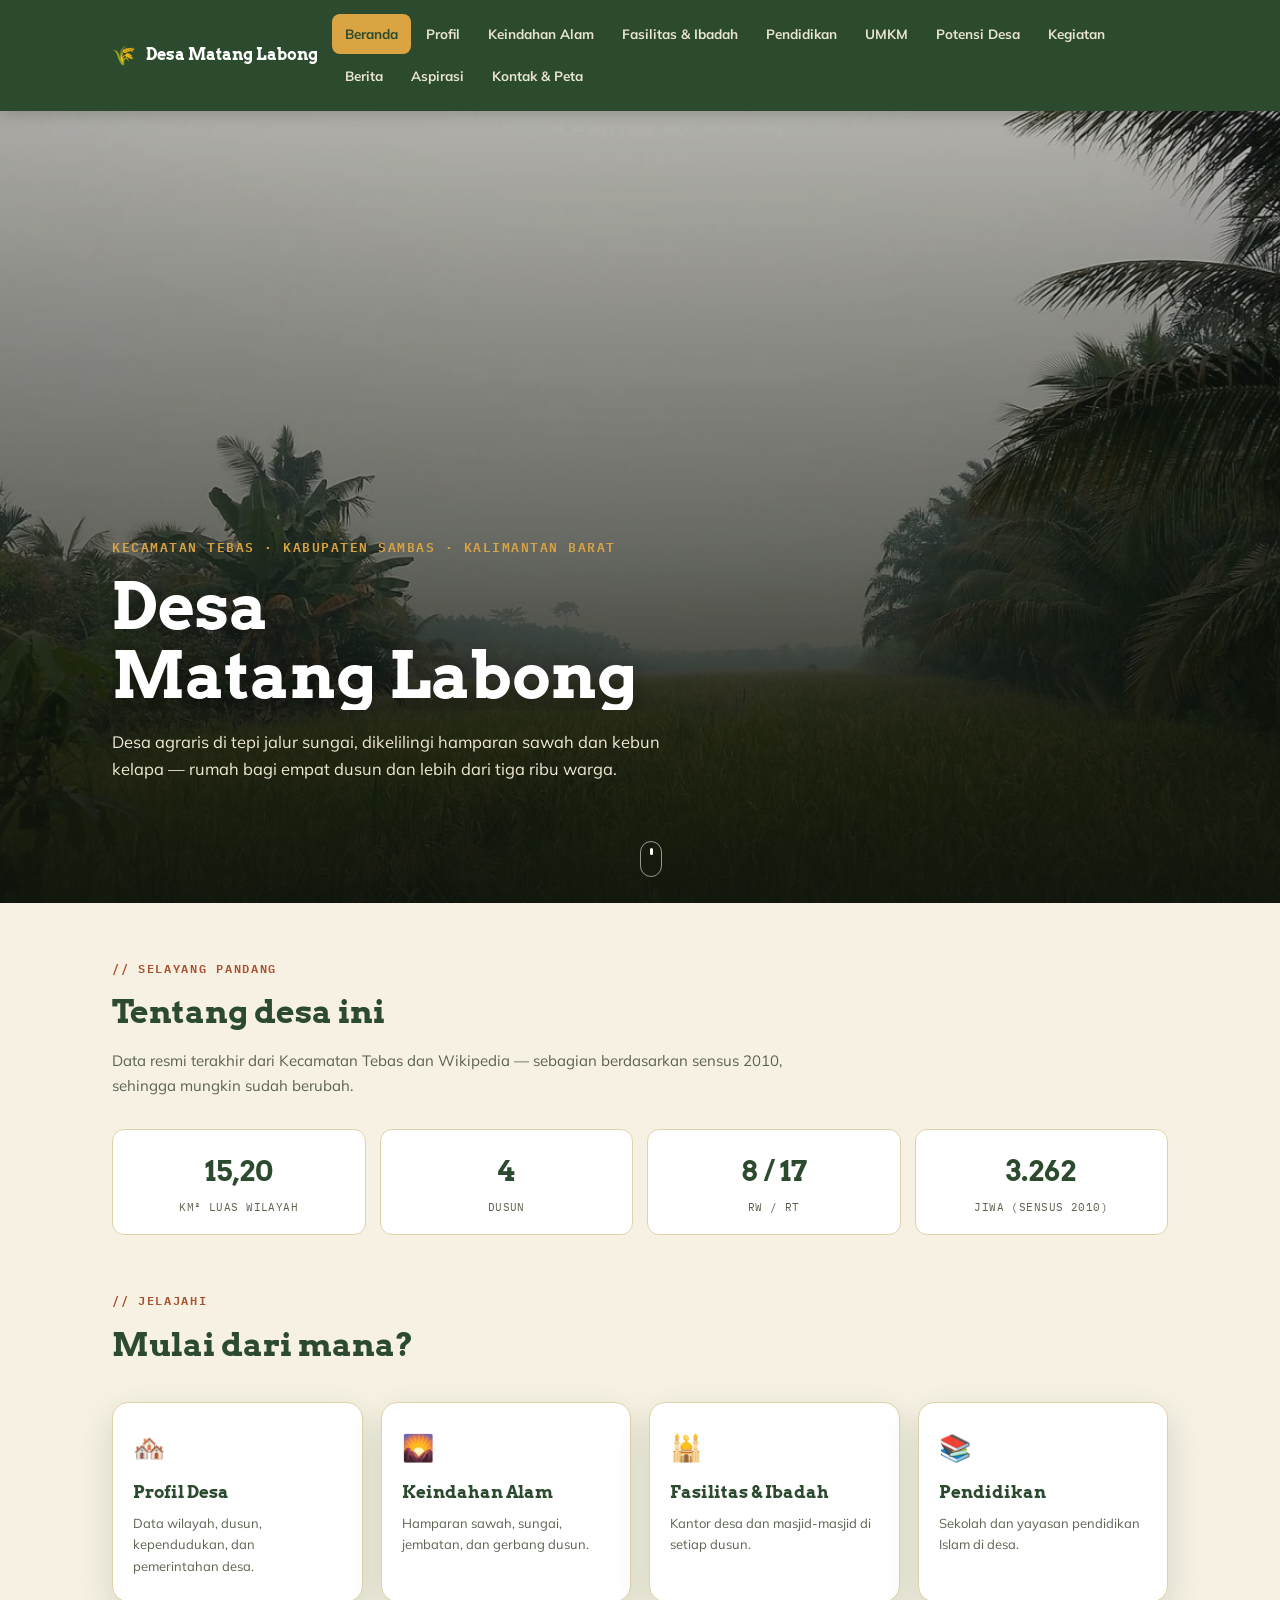
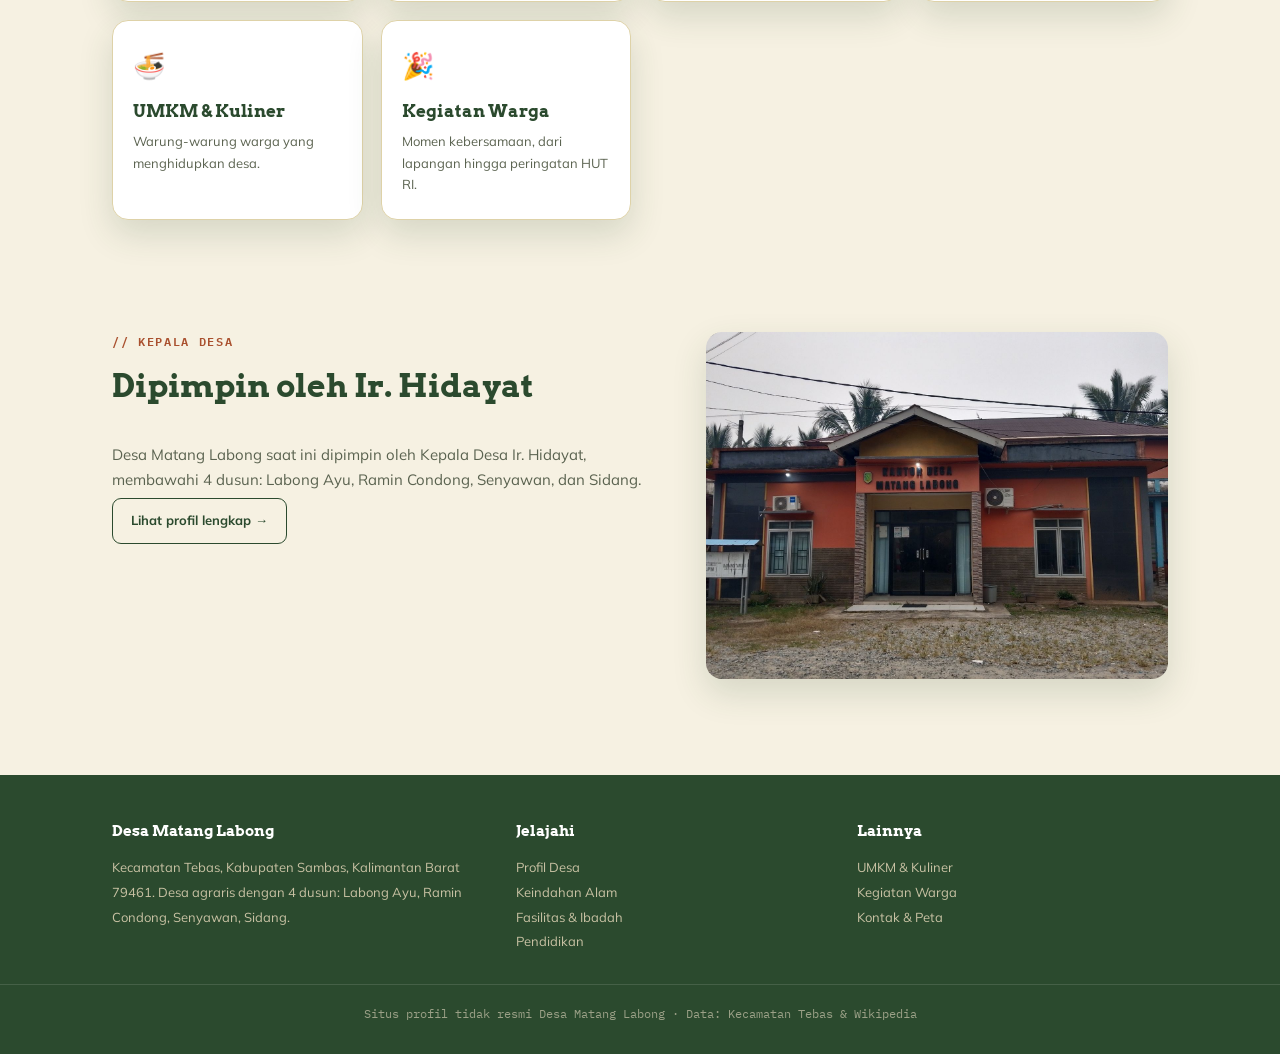
<file: index.html>
<!DOCTYPE html>
<html lang="id">
<head>
<meta charset="UTF-8">
<meta name="viewport" content="width=device-width, initial-scale=1.0">
<title>Desa Matang Labong — Kecamatan Tebas, Kabupaten Sambas</title>
<meta name="description" content="Situs profil Desa Matang Labong, Kecamatan Tebas, Kabupaten Sambas, Kalimantan Barat: keindahan alam, fasilitas, pendidikan, UMKM, dan kegiatan warga.">
<link rel="preconnect" href="https://fonts.googleapis.com">
<link href="https://fonts.googleapis.com/css2?family=Arvo:wght@400;700&family=Mulish:wght@400;500;600;700;800&family=IBM+Plex+Mono:wght@400;500;600&display=swap" rel="stylesheet">
<link rel="stylesheet" href="assets/style.css">
</head>
<body>
<div class="bg-texture" aria-hidden="true"></div>

<header class="navbar">
  <div class="nav-inner">
    <div class="brand"><span class="leaf">🌾</span> Desa Matang Labong</div>
    <nav class="links" id="navLinks">
      <a href="index.html" class="active">Beranda</a>
      <a href="profil.html">Profil</a>
      <a href="keindahan.html">Keindahan Alam</a>
      <a href="fasilitas.html">Fasilitas &amp; Ibadah</a>
      <a href="pendidikan.html">Pendidikan</a>
      <a href="umkm.html">UMKM</a>
      <a href="potensi.html">Potensi Desa</a>
      <a href="kegiatan.html">Kegiatan</a>
      <a href="berita.html">Berita</a>
      <a href="aspirasi.html">Aspirasi</a>
      <a href="kontak.html">Kontak &amp; Peta</a>
    </nav>
    <button class="menu-btn" id="menuBtn" aria-label="Buka menu">☰</button>
  </div>
</header>

<section class="hero">
  <div class="hero-bg" id="heroBg" style="background-image:url('assets/sawah.jpg');"></div>
  <div class="hero-inner">
    <div class="hero-kicker">Kecamatan Tebas · Kabupaten Sambas · Kalimantan Barat</div>
    <h1>
      <span class="line"><span>Desa</span></span>
      <span class="line"><span>Matang Labong</span></span>
    </h1>
    <p class="lead">Desa agraris di tepi jalur sungai, dikelilingi hamparan sawah dan kebun kelapa — rumah bagi empat dusun dan lebih dari tiga ribu warga.</p>
  </div>
  <div class="scroll-cue" aria-hidden="true"><div class="dot"></div></div>
</section>

<section>
  <div class="wrap reveal">
    <div class="section-head">
      <div class="eyebrow">// Selayang pandang</div>
      <h2 class="title">Tentang desa ini</h2>
      <p class="section-sub">Data resmi terakhir dari Kecamatan Tebas dan Wikipedia — sebagian berdasarkan sensus 2010, sehingga mungkin sudah berubah.</p>
    </div>
    <div class="stat-grid">
      <div class="stat-box"><div class="num">15,20</div><div class="lbl">km² luas wilayah</div></div>
      <div class="stat-box"><div class="num">4</div><div class="lbl">dusun</div></div>
      <div class="stat-box"><div class="num">8 / 17</div><div class="lbl">RW / RT</div></div>
      <div class="stat-box"><div class="num">3.262</div><div class="lbl">jiwa (sensus 2010)</div></div>
    </div>
  </div>
</section>

<section style="padding-top:0;">
  <div class="wrap reveal">
    <div class="section-head">
      <div class="eyebrow">// Jelajahi</div>
      <h2 class="title">Mulai dari mana?</h2>
    </div>
    <div class="quick-grid">
      <a class="quick-card" href="profil.html">
        <span class="ic">🏘️</span>
        <h3>Profil Desa</h3>
        <p>Data wilayah, dusun, kependudukan, dan pemerintahan desa.</p>
      </a>
      <a class="quick-card" href="keindahan.html">
        <span class="ic">🌄</span>
        <h3>Keindahan Alam</h3>
        <p>Hamparan sawah, sungai, jembatan, dan gerbang dusun.</p>
      </a>
      <a class="quick-card" href="fasilitas.html">
        <span class="ic">🕌</span>
        <h3>Fasilitas &amp; Ibadah</h3>
        <p>Kantor desa dan masjid-masjid di setiap dusun.</p>
      </a>
      <a class="quick-card" href="pendidikan.html">
        <span class="ic">📚</span>
        <h3>Pendidikan</h3>
        <p>Sekolah dan yayasan pendidikan Islam di desa.</p>
      </a>
      <a class="quick-card" href="umkm.html">
        <span class="ic">🍜</span>
        <h3>UMKM &amp; Kuliner</h3>
        <p>Warung-warung warga yang menghidupkan desa.</p>
      </a>
      <a class="quick-card" href="kegiatan.html">
        <span class="ic">🎉</span>
        <h3>Kegiatan Warga</h3>
        <p>Momen kebersamaan, dari lapangan hingga peringatan HUT RI.</p>
      </a>
    </div>
  </div>
</section>

<section>
  <div class="wrap reveal two-col">
    <div>
      <div class="section-head">
        <div class="eyebrow">// Kepala Desa</div>
        <h2 class="title">Dipimpin oleh Ir. Hidayat</h2>
      </div>
      <p style="color:var(--muted); font-size:15px;">Desa Matang Labong saat ini dipimpin oleh Kepala Desa Ir. Hidayat, membawahi 4 dusun: Labong Ayu, Ramin Condong, Senyawan, dan Sidang.</p>
      <a class="btn-outline" href="profil.html">Lihat profil lengkap →</a>
    </div>
    <img src="assets/kantor-desa.jpg" alt="Kantor Desa Matang Labong" style="border-radius:var(--radius); box-shadow:var(--shadow);">
  </div>
</section>

<footer>
  <div class="wrap footer-grid">
    <div>
      <h4>Desa Matang Labong</h4>
      <p>Kecamatan Tebas, Kabupaten Sambas, Kalimantan Barat 79461. Desa agraris dengan 4 dusun: Labong Ayu, Ramin Condong, Senyawan, Sidang.</p>
    </div>
    <div>
      <h4>Jelajahi</h4>
      <p><a href="profil.html">Profil Desa</a><br><a href="keindahan.html">Keindahan Alam</a><br><a href="fasilitas.html">Fasilitas &amp; Ibadah</a><br><a href="pendidikan.html">Pendidikan</a></p>
    </div>
    <div>
      <h4>Lainnya</h4>
      <p><a href="umkm.html">UMKM &amp; Kuliner</a><br><a href="kegiatan.html">Kegiatan Warga</a><br><a href="kontak.html">Kontak &amp; Peta</a></p>
    </div>
  </div>
  <div class="footer-bottom">Situs profil tidak resmi Desa Matang Labong · Data: Kecamatan Tebas &amp; Wikipedia</div>
</footer>

<script src="assets/main.js"></script>
</body>
</html>
</file>
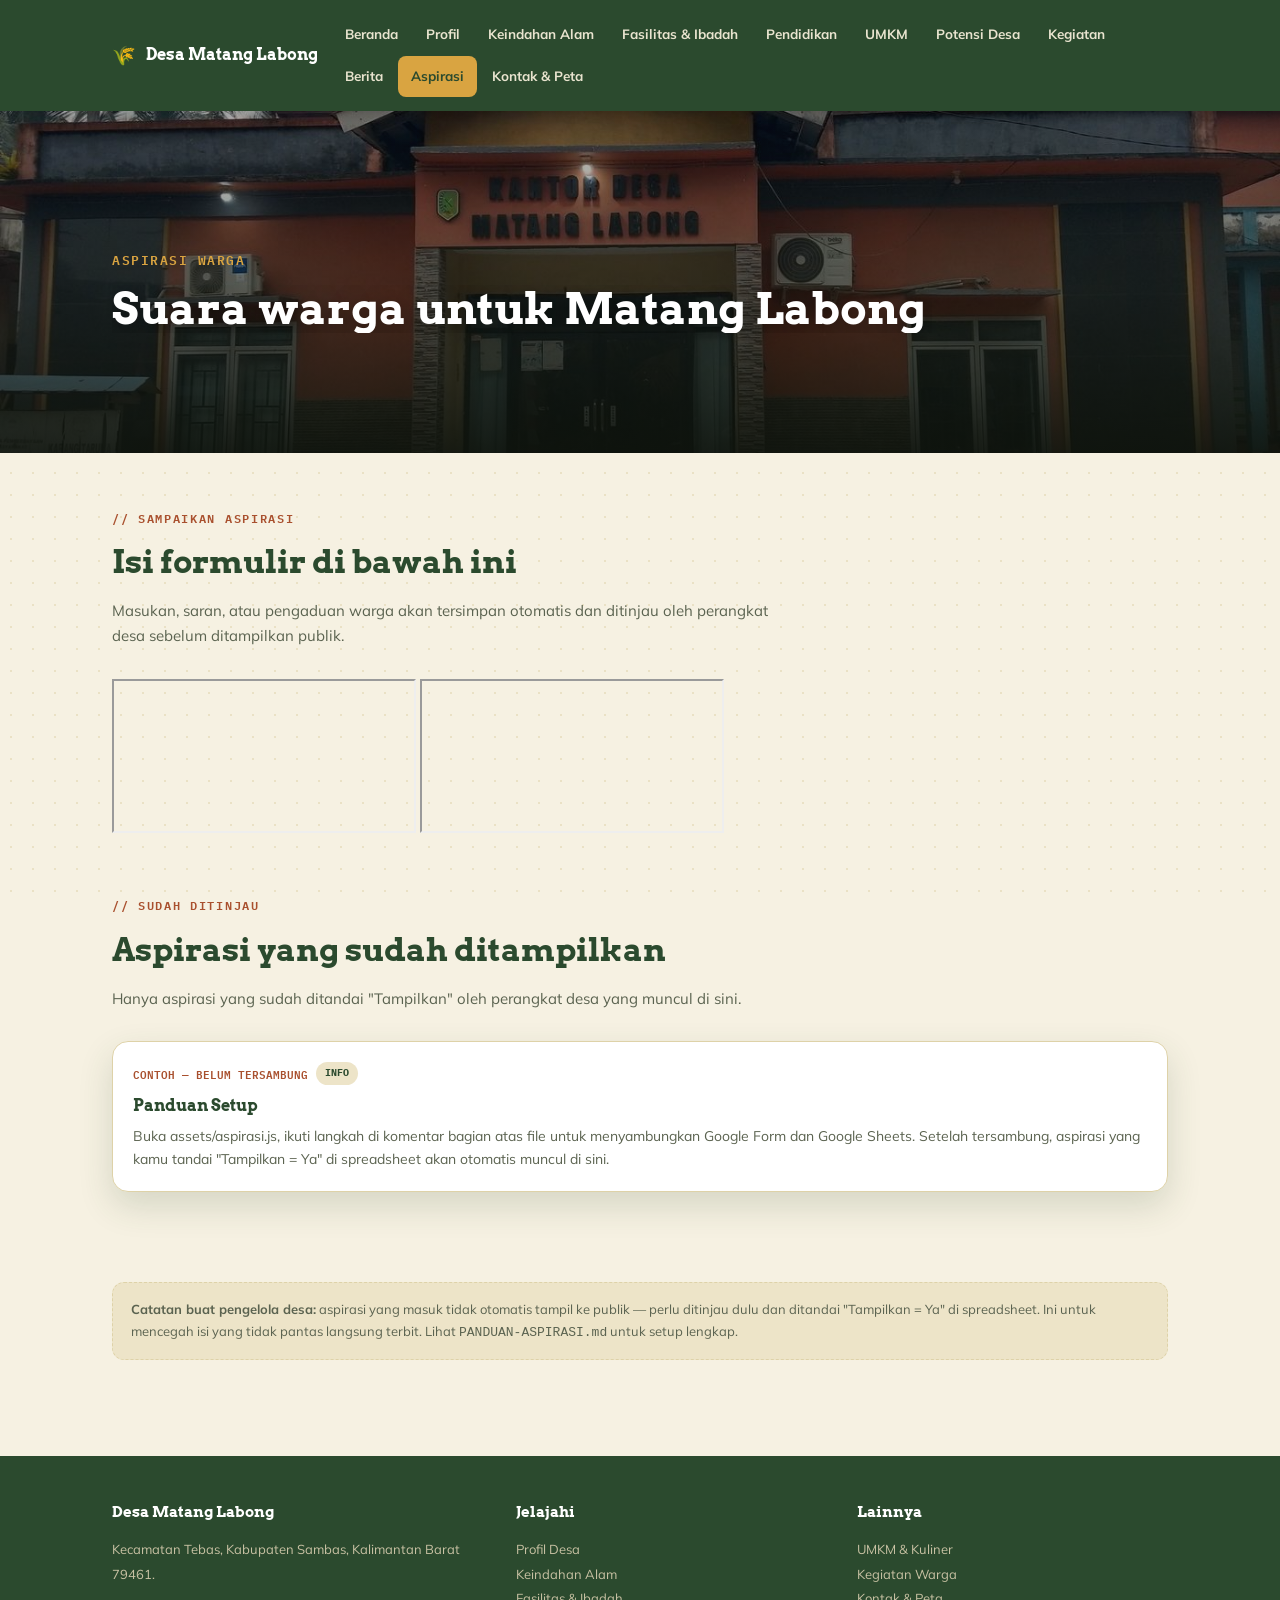
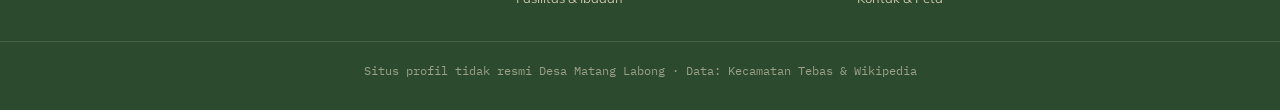
<file: aspirasi.html>
<!DOCTYPE html>
<html lang="id">
<head>
<meta charset="UTF-8">
<meta name="viewport" content="width=device-width, initial-scale=1.0">
<title>Aspirasi Warga — Desa Matang Labong</title>
<meta name="description" content="Sampaikan aspirasi, masukan, atau pengaduan untuk Desa Matang Labong.">
<link rel="preconnect" href="https://fonts.googleapis.com">
<link href="https://fonts.googleapis.com/css2?family=Arvo:wght@400;700&family=Mulish:wght@400;500;600;700;800&family=IBM+Plex+Mono:wght@400;500;600&display=swap" rel="stylesheet">
<link rel="stylesheet" href="assets/style.css">
<style>
  .form-embed{
    width:100%; min-height:560px; border:1px solid var(--line); border-radius:var(--radius);
    overflow:hidden; box-shadow:var(--shadow); background:var(--surface);
  }
  .form-embed iframe{ width:100%; height:560px; border:0; display:block; }
  .aspirasi-card{
    background:var(--surface); border:1px solid var(--line); border-radius:var(--radius);
    padding:20px; box-shadow:var(--shadow); margin-bottom:16px;
    transition:transform .25s ease, box-shadow .25s ease;
  }
  .aspirasi-card:hover{ transform:translateY(-4px); box-shadow:0 18px 34px rgba(43,74,46,0.2); }
  .aspirasi-meta{ display:flex; gap:8px; align-items:center; flex-wrap:wrap; }
  .aspirasi-date{ font-family:var(--mono); font-size:11px; color:var(--rust); font-weight:600; text-transform:uppercase; }
  .aspirasi-cat{
    font-family:var(--mono); font-size:10px; font-weight:700; background:var(--paper-2); color:var(--green-deep);
    padding:3px 9px; border-radius:20px; text-transform:uppercase;
  }
  .aspirasi-name{ font-family:var(--display); font-size:16px; color:var(--green-deep); font-weight:700; margin-top:8px; }
  .aspirasi-body{ color:var(--muted); font-size:14px; margin-top:6px; white-space:pre-line; }
  .aspirasi-state{ text-align:center; padding:36px 20px; color:var(--muted); font-size:14px; }
  .aspirasi-state .spinner{
    width:26px; height:26px; border:3px solid var(--line); border-top-color:var(--rust);
    border-radius:50%; margin:0 auto 12px; animation:spin 0.8s linear infinite;
  }
  @keyframes spin{ to{ transform:rotate(360deg); } }
  @media (prefers-reduced-motion: reduce){ .aspirasi-state .spinner{ animation:none; } }
</style>
</head>
<body>
<div class="bg-texture" aria-hidden="true"></div>

<header class="navbar">
  <div class="nav-inner">
    <div class="brand"><span class="leaf">🌾</span> Desa Matang Labong</div>
    <nav class="links" id="navLinks">
      <a href="index.html">Beranda</a>
      <a href="profil.html">Profil</a>
      <a href="keindahan.html">Keindahan Alam</a>
      <a href="fasilitas.html">Fasilitas &amp; Ibadah</a>
      <a href="pendidikan.html">Pendidikan</a>
      <a href="umkm.html">UMKM</a>
      <a href="potensi.html">Potensi Desa</a>
      <a href="kegiatan.html">Kegiatan</a>
      <a href="berita.html">Berita</a>
      <a href="aspirasi.html" class="active">Aspirasi</a>
      <a href="kontak.html">Kontak &amp; Peta</a>
    </nav>
    <button class="menu-btn" id="menuBtn" aria-label="Buka menu">☰</button>
  </div>
</header>

<section class="hero small" style="background-image:url('assets/kantor-desa.jpg');">
  <div class="hero-inner">
    <div class="hero-kicker">Aspirasi Warga</div>
    <h1>Suara warga untuk Matang Labong</h1>
  </div>
</section>

<section>
  <div class="wrap reveal">
    <div class="section-head">
      <div class="eyebrow">// Sampaikan aspirasi</div>
      <h2 class="title">Isi formulir di bawah ini</h2>
      <p class="section-sub">Masukan, saran, atau pengaduan warga akan tersimpan otomatis dan ditinjau oleh perangkat desa sebelum ditampilkan publik.</p>
    </div>

    <iframe src="https://docs.google.com/forms/d/e/1FAIpQLSdUXALYdIt1lFlm7Z1Nwyd97mRfHT2_cnB8PDtXYkyxDxglxw/viewform?usp=dialog?embedded=true"></iframe>
  <iframe src="https://docs.google.com/spreadsheets/d/1eP-ZdWYsu3sFUCwNhureog4_S1X55Tnd3Fib_TiGa-k/edit?usp=drivesdk?embedded=true"></iframe>
    </div>
    
  </div>
</section>

<section style="padding-top:0;">
  <div class="wrap reveal">
    <div class="section-head">
      <div class="eyebrow">// Sudah ditinjau</div>
      <h2 class="title">Aspirasi yang sudah ditampilkan</h2>
      <p class="section-sub">Hanya aspirasi yang sudah ditandai "Tampilkan" oleh perangkat desa yang muncul di sini.</p>
    </div>

    <div id="aspirasiList">
      <div class="aspirasi-state">
        <div class="spinner"></div>
        Memuat aspirasi...
      </div>
    </div>
  </div>
</section>

<section style="padding-top:0;">
  <div class="wrap reveal">
    <div class="note-box">
      <b>Catatan buat pengelola desa:</b> aspirasi yang masuk tidak otomatis tampil ke publik — perlu ditinjau dulu dan ditandai "Tampilkan = Ya" di spreadsheet. Ini untuk mencegah isi yang tidak pantas langsung terbit. Lihat <code>PANDUAN-ASPIRASI.md</code> untuk setup lengkap.
    </div>
  </div>
</section>

<footer>
  <div class="wrap footer-grid">
    <div>
      <h4>Desa Matang Labong</h4>
      <p>Kecamatan Tebas, Kabupaten Sambas, Kalimantan Barat 79461.</p>
    </div>
    <div>
      <h4>Jelajahi</h4>
      <p><a href="profil.html">Profil Desa</a><br><a href="keindahan.html">Keindahan Alam</a><br><a href="fasilitas.html">Fasilitas &amp; Ibadah</a></p>
    </div>
    <div>
      <h4>Lainnya</h4>
      <p><a href="umkm.html">UMKM &amp; Kuliner</a><br><a href="kegiatan.html">Kegiatan Warga</a><br><a href="kontak.html">Kontak &amp; Peta</a></p>
    </div>
  </div>
  <div class="footer-bottom">Situs profil tidak resmi Desa Matang Labong · Data: Kecamatan Tebas &amp; Wikipedia</div>
</footer>

<script src="assets/main.js"></script>
<script src="assets/aspirasi.js"></script>
</body>
</html>
</file>
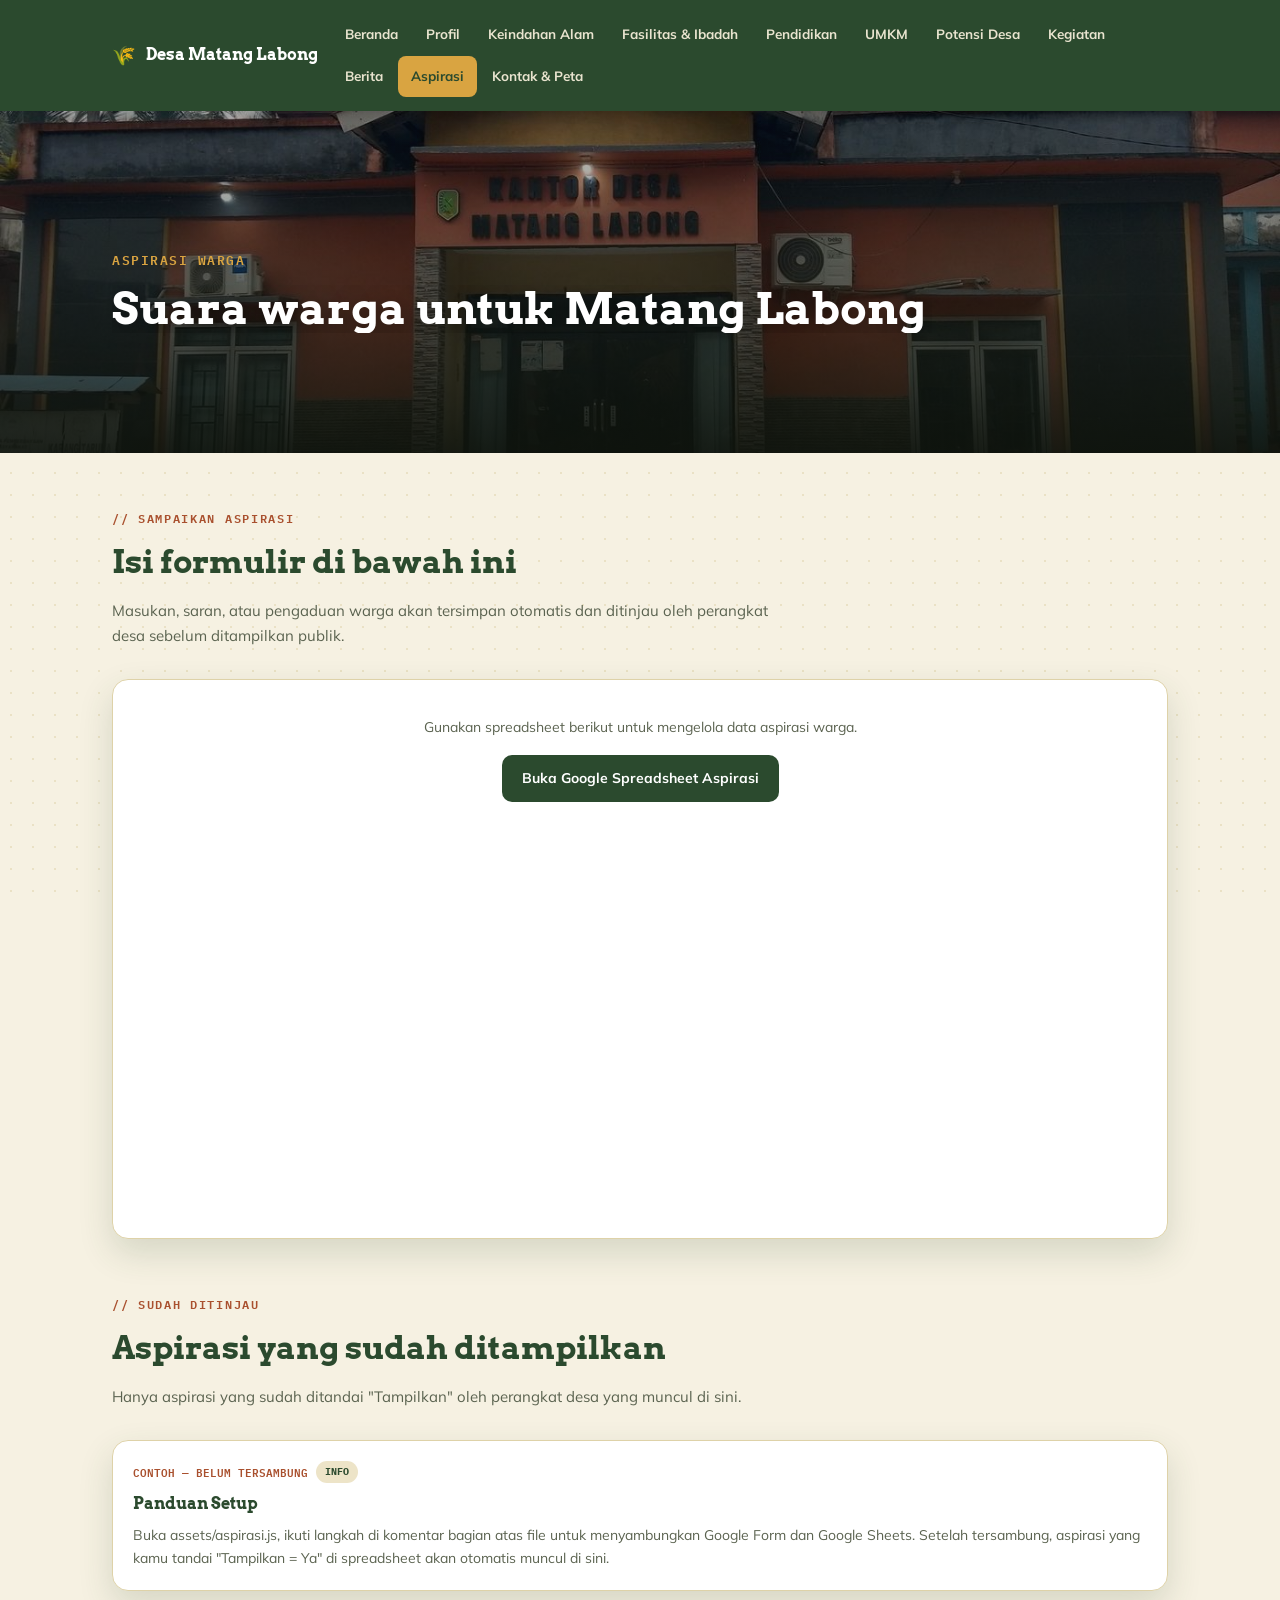
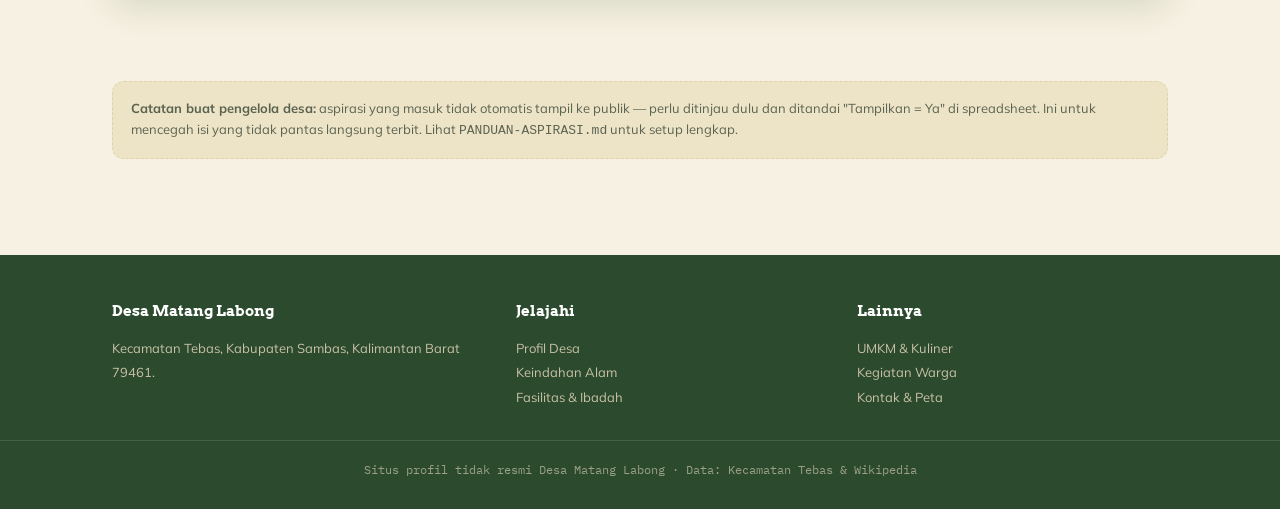
<file: aspirasi_baru.html>
<!DOCTYPE html>
<html lang="id">
<head>
<meta charset="UTF-8">
<meta name="viewport" content="width=device-width, initial-scale=1.0">
<title>Aspirasi Warga — Desa Matang Labong</title>
<meta name="description" content="Sampaikan aspirasi, masukan, atau pengaduan untuk Desa Matang Labong.">
<link rel="preconnect" href="https://fonts.googleapis.com">
<link href="https://fonts.googleapis.com/css2?family=Arvo:wght@400;700&family=Mulish:wght@400;500;600;700;800&family=IBM+Plex+Mono:wght@400;500;600&display=swap" rel="stylesheet">
<link rel="stylesheet" href="assets/style.css">
<style>
  .form-embed{
    width:100%; min-height:560px; border:1px solid var(--line); border-radius:var(--radius);
    overflow:hidden; box-shadow:var(--shadow); background:var(--surface);
  }
  .form-embed iframe{ width:100%; height:560px; border:0; display:block; }
  .aspirasi-card{
    background:var(--surface); border:1px solid var(--line); border-radius:var(--radius);
    padding:20px; box-shadow:var(--shadow); margin-bottom:16px;
    transition:transform .25s ease, box-shadow .25s ease;
  }
  .aspirasi-card:hover{ transform:translateY(-4px); box-shadow:0 18px 34px rgba(43,74,46,0.2); }
  .aspirasi-meta{ display:flex; gap:8px; align-items:center; flex-wrap:wrap; }
  .aspirasi-date{ font-family:var(--mono); font-size:11px; color:var(--rust); font-weight:600; text-transform:uppercase; }
  .aspirasi-cat{
    font-family:var(--mono); font-size:10px; font-weight:700; background:var(--paper-2); color:var(--green-deep);
    padding:3px 9px; border-radius:20px; text-transform:uppercase;
  }
  .aspirasi-name{ font-family:var(--display); font-size:16px; color:var(--green-deep); font-weight:700; margin-top:8px; }
  .aspirasi-body{ color:var(--muted); font-size:14px; margin-top:6px; white-space:pre-line; }
  .aspirasi-state{ text-align:center; padding:36px 20px; color:var(--muted); font-size:14px; }
  .aspirasi-state .spinner{
    width:26px; height:26px; border:3px solid var(--line); border-top-color:var(--rust);
    border-radius:50%; margin:0 auto 12px; animation:spin 0.8s linear infinite;
  }
  @keyframes spin{ to{ transform:rotate(360deg); } }
  @media (prefers-reduced-motion: reduce){ .aspirasi-state .spinner{ animation:none; } }
</style>
</head>
<body>
<div class="bg-texture" aria-hidden="true"></div>

<header class="navbar">
  <div class="nav-inner">
    <div class="brand"><span class="leaf">🌾</span> Desa Matang Labong</div>
    <nav class="links" id="navLinks">
      <a href="index.html">Beranda</a>
      <a href="profil.html">Profil</a>
      <a href="keindahan.html">Keindahan Alam</a>
      <a href="fasilitas.html">Fasilitas &amp; Ibadah</a>
      <a href="pendidikan.html">Pendidikan</a>
      <a href="umkm.html">UMKM</a>
      <a href="potensi.html">Potensi Desa</a>
      <a href="kegiatan.html">Kegiatan</a>
      <a href="berita.html">Berita</a>
      <a href="aspirasi.html" class="active">Aspirasi</a>
      <a href="kontak.html">Kontak &amp; Peta</a>
    </nav>
    <button class="menu-btn" id="menuBtn" aria-label="Buka menu">☰</button>
  </div>
</header>

<section class="hero small" style="background-image:url('assets/kantor-desa.jpg');">
  <div class="hero-inner">
    <div class="hero-kicker">Aspirasi Warga</div>
    <h1>Suara warga untuk Matang Labong</h1>
  </div>
</section>

<section>
  <div class="wrap reveal">
    <div class="section-head">
      <div class="eyebrow">// Sampaikan aspirasi</div>
      <h2 class="title">Isi formulir di bawah ini</h2>
      <p class="section-sub">Masukan, saran, atau pengaduan warga akan tersimpan otomatis dan ditinjau oleh perangkat desa sebelum ditampilkan publik.</p>
    </div>

    <div class="form-embed" id="formEmbedWrap">
      <div class="aspirasi-state">
        <p style="margin-bottom:16px;">Gunakan spreadsheet berikut untuk mengelola data aspirasi warga.</p>
        <a href="https://docs.google.com/spreadsheets/d/1eP-ZdWYsu3sFUCwNhureog4_S1X55Tnd3Fib_TiGa-k/edit?usp=drivesdk"
           target="_blank" rel="noopener noreferrer"
           style="display:inline-block;padding:12px 20px;background:var(--green-deep);color:#fff;border-radius:10px;text-decoration:none;font-weight:700;">
          Buka Google Spreadsheet Aspirasi
        </a>
      </div>
    </div>
  </div>
</section>

<section style="padding-top:0;">
  <div class="wrap reveal">
    <div class="section-head">
      <div class="eyebrow">// Sudah ditinjau</div>
      <h2 class="title">Aspirasi yang sudah ditampilkan</h2>
      <p class="section-sub">Hanya aspirasi yang sudah ditandai "Tampilkan" oleh perangkat desa yang muncul di sini.</p>
    </div>

    <div id="aspirasiList">
      <div class="aspirasi-state">
        <div class="spinner"></div>
        Memuat aspirasi...
      </div>
    </div>
  </div>
</section>

<section style="padding-top:0;">
  <div class="wrap reveal">
    <div class="note-box">
      <b>Catatan buat pengelola desa:</b> aspirasi yang masuk tidak otomatis tampil ke publik — perlu ditinjau dulu dan ditandai "Tampilkan = Ya" di spreadsheet. Ini untuk mencegah isi yang tidak pantas langsung terbit. Lihat <code>PANDUAN-ASPIRASI.md</code> untuk setup lengkap.
    </div>
  </div>
</section>

<footer>
  <div class="wrap footer-grid">
    <div>
      <h4>Desa Matang Labong</h4>
      <p>Kecamatan Tebas, Kabupaten Sambas, Kalimantan Barat 79461.</p>
    </div>
    <div>
      <h4>Jelajahi</h4>
      <p><a href="profil.html">Profil Desa</a><br><a href="keindahan.html">Keindahan Alam</a><br><a href="fasilitas.html">Fasilitas &amp; Ibadah</a></p>
    </div>
    <div>
      <h4>Lainnya</h4>
      <p><a href="umkm.html">UMKM &amp; Kuliner</a><br><a href="kegiatan.html">Kegiatan Warga</a><br><a href="kontak.html">Kontak &amp; Peta</a></p>
    </div>
  </div>
  <div class="footer-bottom">Situs profil tidak resmi Desa Matang Labong · Data: Kecamatan Tebas &amp; Wikipedia</div>
</footer>

<script src="assets/main.js"></script>
<script src="assets/aspirasi.js"></script>
</body>
</html>
</file>
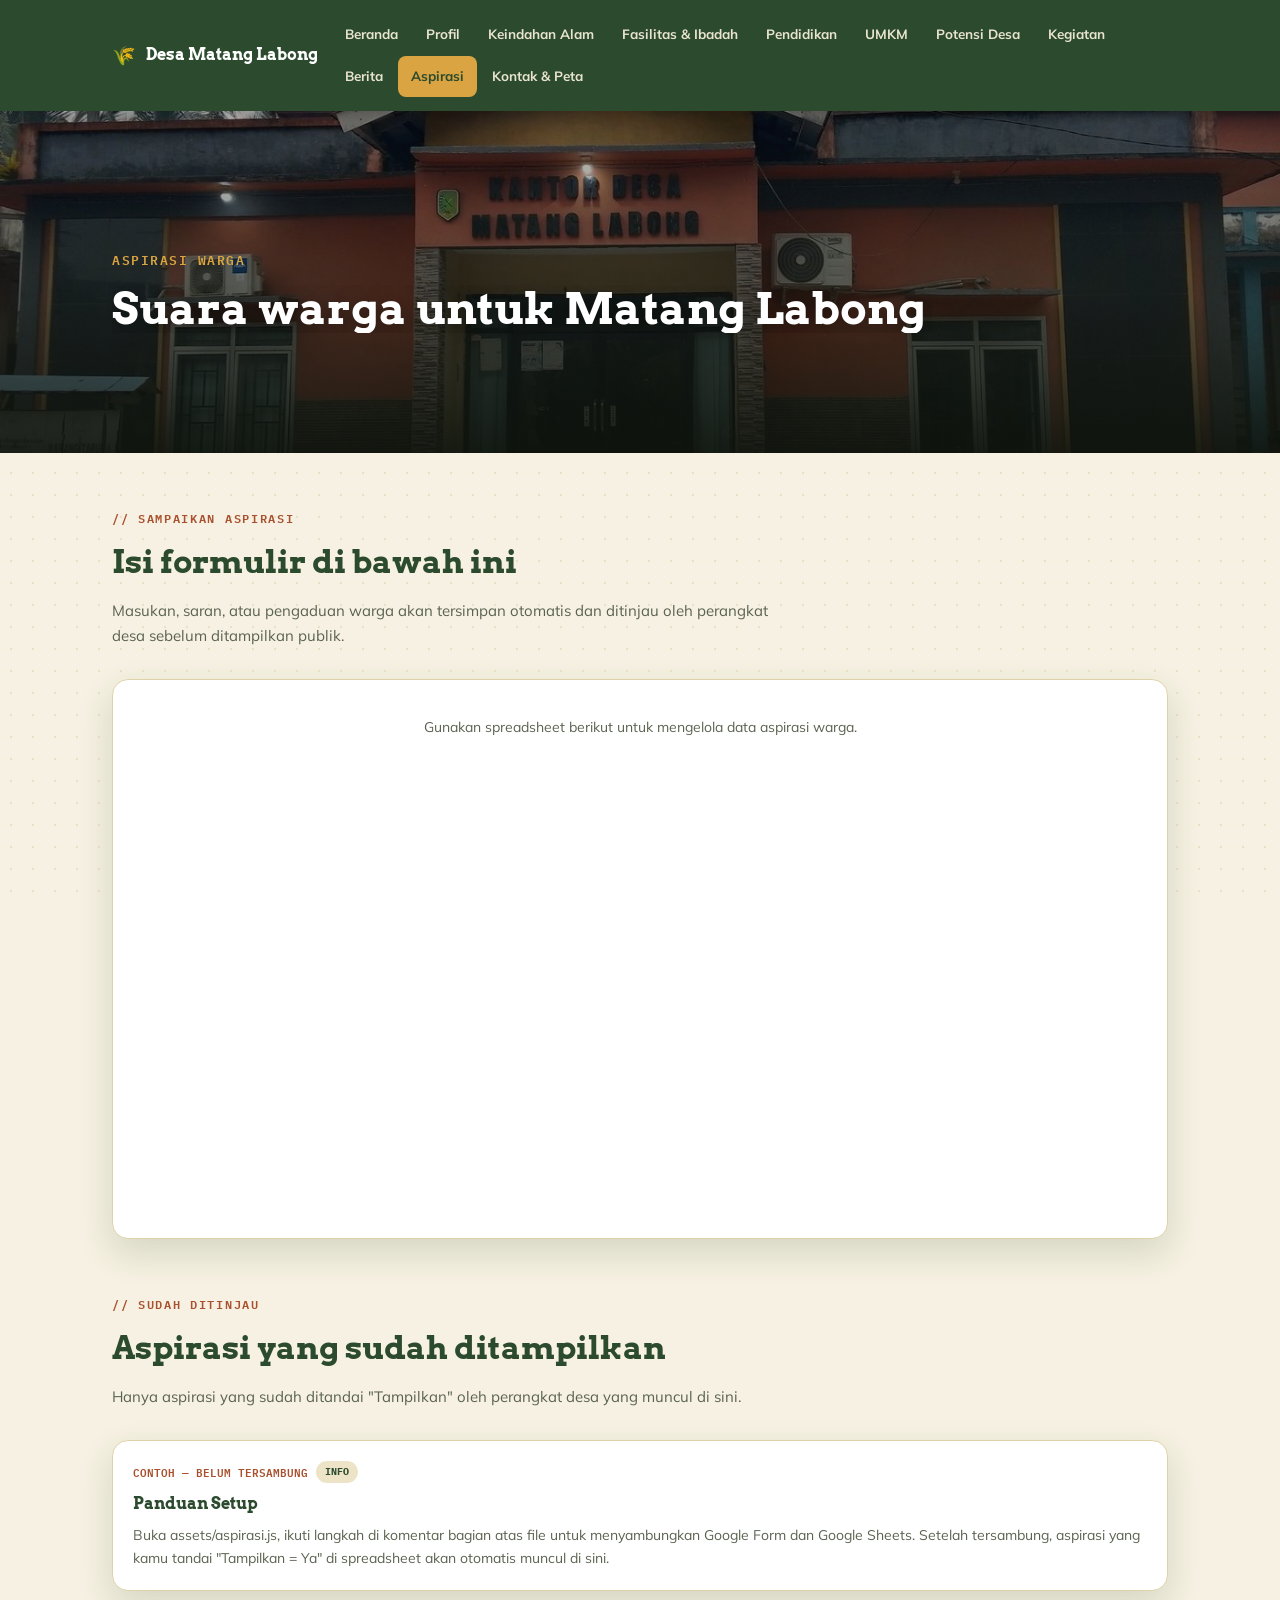
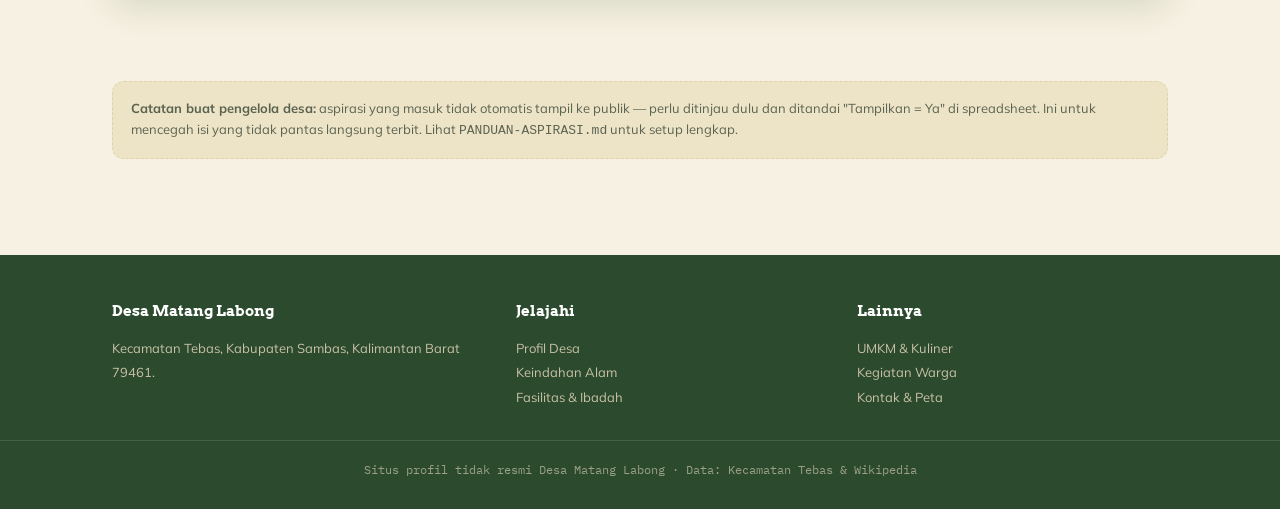
<file: aspirasi_tanpa_spreadsheet.html>
<!DOCTYPE html>
<html lang="id">
<head>
<meta charset="UTF-8">
<meta name="viewport" content="width=device-width, initial-scale=1.0">
<title>Aspirasi Warga — Desa Matang Labong</title>
<meta name="description" content="Sampaikan aspirasi, masukan, atau pengaduan untuk Desa Matang Labong.">
<link rel="preconnect" href="https://fonts.googleapis.com">
<link href="https://fonts.googleapis.com/css2?family=Arvo:wght@400;700&family=Mulish:wght@400;500;600;700;800&family=IBM+Plex+Mono:wght@400;500;600&display=swap" rel="stylesheet">
<link rel="stylesheet" href="assets/style.css">
<style>
  .form-embed{
    width:100%; min-height:560px; border:1px solid var(--line); border-radius:var(--radius);
    overflow:hidden; box-shadow:var(--shadow); background:var(--surface);
  }
  .form-embed iframe{ width:100%; height:560px; border:0; display:block; }
  .aspirasi-card{
    background:var(--surface); border:1px solid var(--line); border-radius:var(--radius);
    padding:20px; box-shadow:var(--shadow); margin-bottom:16px;
    transition:transform .25s ease, box-shadow .25s ease;
  }
  .aspirasi-card:hover{ transform:translateY(-4px); box-shadow:0 18px 34px rgba(43,74,46,0.2); }
  .aspirasi-meta{ display:flex; gap:8px; align-items:center; flex-wrap:wrap; }
  .aspirasi-date{ font-family:var(--mono); font-size:11px; color:var(--rust); font-weight:600; text-transform:uppercase; }
  .aspirasi-cat{
    font-family:var(--mono); font-size:10px; font-weight:700; background:var(--paper-2); color:var(--green-deep);
    padding:3px 9px; border-radius:20px; text-transform:uppercase;
  }
  .aspirasi-name{ font-family:var(--display); font-size:16px; color:var(--green-deep); font-weight:700; margin-top:8px; }
  .aspirasi-body{ color:var(--muted); font-size:14px; margin-top:6px; white-space:pre-line; }
  .aspirasi-state{ text-align:center; padding:36px 20px; color:var(--muted); font-size:14px; }
  .aspirasi-state .spinner{
    width:26px; height:26px; border:3px solid var(--line); border-top-color:var(--rust);
    border-radius:50%; margin:0 auto 12px; animation:spin 0.8s linear infinite;
  }
  @keyframes spin{ to{ transform:rotate(360deg); } }
  @media (prefers-reduced-motion: reduce){ .aspirasi-state .spinner{ animation:none; } }
</style>
</head>
<body>
<div class="bg-texture" aria-hidden="true"></div>

<header class="navbar">
  <div class="nav-inner">
    <div class="brand"><span class="leaf">🌾</span> Desa Matang Labong</div>
    <nav class="links" id="navLinks">
      <a href="index.html">Beranda</a>
      <a href="profil.html">Profil</a>
      <a href="keindahan.html">Keindahan Alam</a>
      <a href="fasilitas.html">Fasilitas &amp; Ibadah</a>
      <a href="pendidikan.html">Pendidikan</a>
      <a href="umkm.html">UMKM</a>
      <a href="potensi.html">Potensi Desa</a>
      <a href="kegiatan.html">Kegiatan</a>
      <a href="berita.html">Berita</a>
      <a href="aspirasi.html" class="active">Aspirasi</a>
      <a href="kontak.html">Kontak &amp; Peta</a>
    </nav>
    <button class="menu-btn" id="menuBtn" aria-label="Buka menu">☰</button>
  </div>
</header>

<section class="hero small" style="background-image:url('assets/kantor-desa.jpg');">
  <div class="hero-inner">
    <div class="hero-kicker">Aspirasi Warga</div>
    <h1>Suara warga untuk Matang Labong</h1>
  </div>
</section>

<section>
  <div class="wrap reveal">
    <div class="section-head">
      <div class="eyebrow">// Sampaikan aspirasi</div>
      <h2 class="title">Isi formulir di bawah ini</h2>
      <p class="section-sub">Masukan, saran, atau pengaduan warga akan tersimpan otomatis dan ditinjau oleh perangkat desa sebelum ditampilkan publik.</p>
    </div>

    <div class="form-embed" id="formEmbedWrap">
      <div class="aspirasi-state">
        <p style="margin-bottom:16px;">Gunakan spreadsheet berikut untuk mengelola data aspirasi warga.</p>
        
      </div>
    </div>
  </div>
</section>

<section style="padding-top:0;">
  <div class="wrap reveal">
    <div class="section-head">
      <div class="eyebrow">// Sudah ditinjau</div>
      <h2 class="title">Aspirasi yang sudah ditampilkan</h2>
      <p class="section-sub">Hanya aspirasi yang sudah ditandai "Tampilkan" oleh perangkat desa yang muncul di sini.</p>
    </div>

    <div id="aspirasiList">
      <div class="aspirasi-state">
        <div class="spinner"></div>
        Memuat aspirasi...
      </div>
    </div>
  </div>
</section>

<section style="padding-top:0;">
  <div class="wrap reveal">
    <div class="note-box">
      <b>Catatan buat pengelola desa:</b> aspirasi yang masuk tidak otomatis tampil ke publik — perlu ditinjau dulu dan ditandai "Tampilkan = Ya" di spreadsheet. Ini untuk mencegah isi yang tidak pantas langsung terbit. Lihat <code>PANDUAN-ASPIRASI.md</code> untuk setup lengkap.
    </div>
  </div>
</section>

<footer>
  <div class="wrap footer-grid">
    <div>
      <h4>Desa Matang Labong</h4>
      <p>Kecamatan Tebas, Kabupaten Sambas, Kalimantan Barat 79461.</p>
    </div>
    <div>
      <h4>Jelajahi</h4>
      <p><a href="profil.html">Profil Desa</a><br><a href="keindahan.html">Keindahan Alam</a><br><a href="fasilitas.html">Fasilitas &amp; Ibadah</a></p>
    </div>
    <div>
      <h4>Lainnya</h4>
      <p><a href="umkm.html">UMKM &amp; Kuliner</a><br><a href="kegiatan.html">Kegiatan Warga</a><br><a href="kontak.html">Kontak &amp; Peta</a></p>
    </div>
  </div>
  <div class="footer-bottom">Situs profil tidak resmi Desa Matang Labong · Data: Kecamatan Tebas &amp; Wikipedia</div>
</footer>

<script src="assets/main.js"></script>
<script src="assets/aspirasi.js"></script>
</body>
</html>
</file>
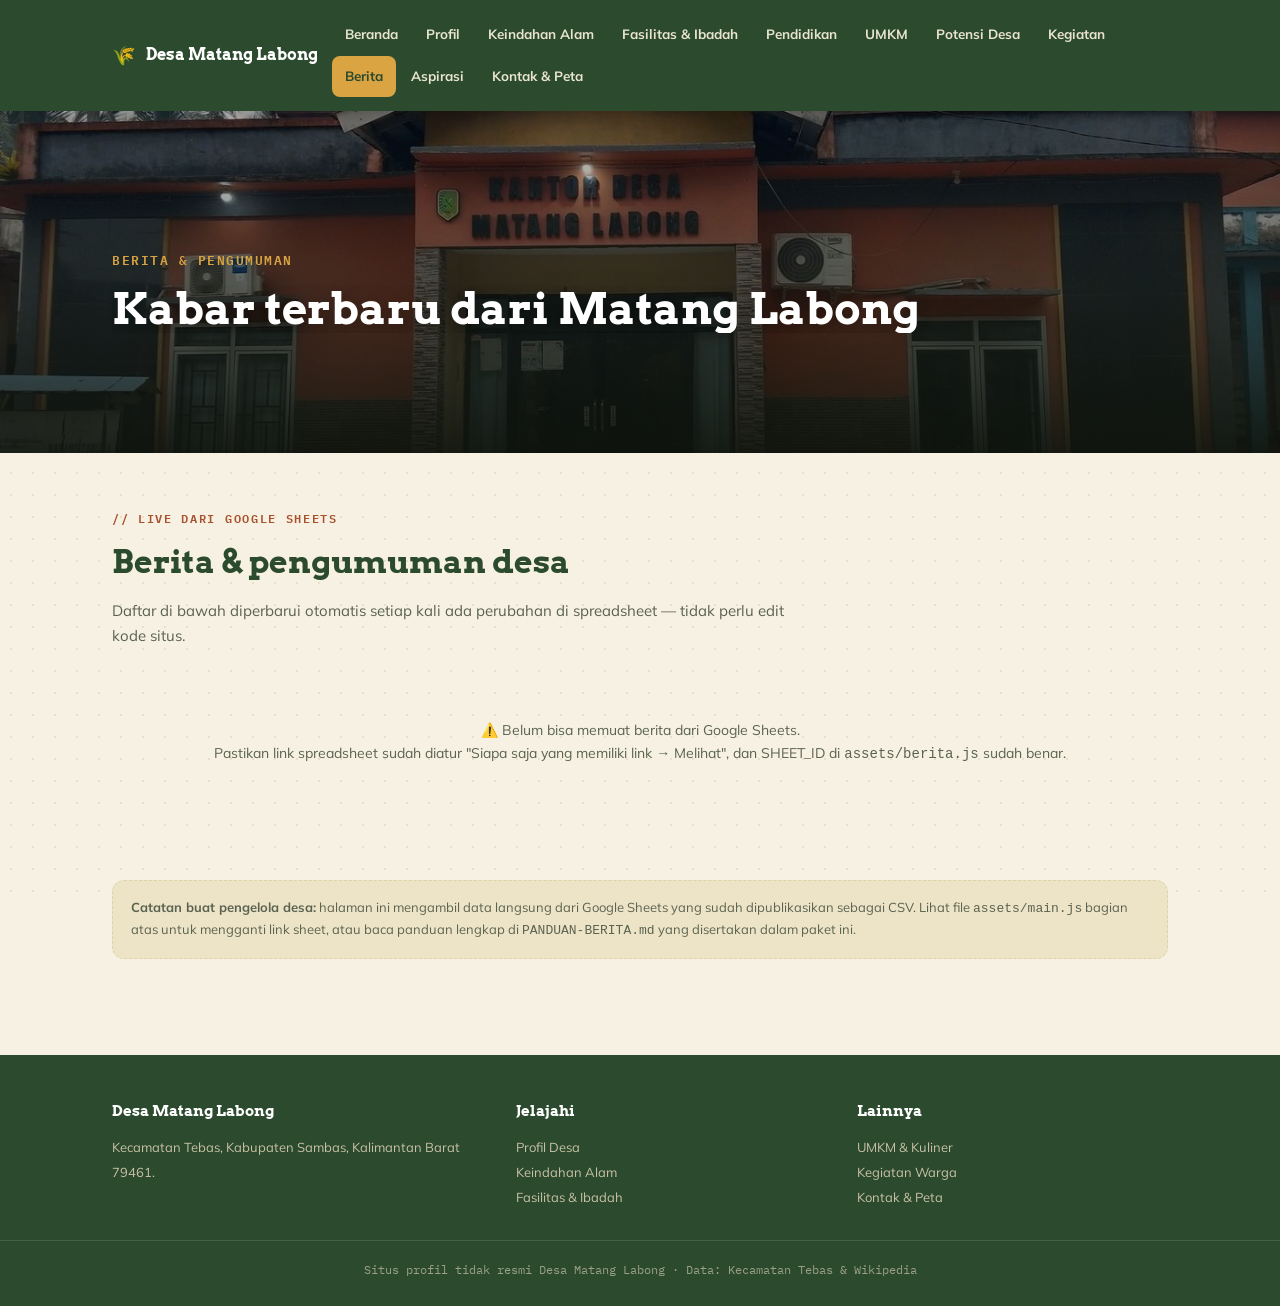
<file: berita.html>
<!DOCTYPE html>
<html lang="id">
<head>
<meta charset="UTF-8">
<meta name="viewport" content="width=device-width, initial-scale=1.0">
<title>Berita &amp; Pengumuman — Desa Matang Labong</title>
<meta name="description" content="Berita dan pengumuman terbaru Desa Matang Labong, diperbarui langsung dari Google Sheets.">
<link rel="preconnect" href="https://fonts.googleapis.com">
<link href="https://fonts.googleapis.com/css2?family=Arvo:wght@400;700&family=Mulish:wght@400;500;600;700;800&family=IBM+Plex+Mono:wght@400;500;600&display=swap" rel="stylesheet">
<link rel="stylesheet" href="assets/style.css">
<style>
  .news-card{
    background:var(--surface); border:1px solid var(--line); border-radius:var(--radius);
    padding:22px; box-shadow:var(--shadow); margin-bottom:16px;
    transition:transform .25s ease, box-shadow .25s ease;
  }
  .news-card:hover{ transform:translateY(-4px); box-shadow:0 18px 34px rgba(43,74,46,0.2); }
  .news-date{ font-family:var(--mono); font-size:11.5px; color:var(--rust); font-weight:600; text-transform:uppercase; letter-spacing:0.04em; }
  .news-cat{
    display:inline-block; font-family:var(--mono); font-size:10px; font-weight:700;
    background:var(--paper-2); color:var(--green-deep); padding:3px 9px; border-radius:20px;
    margin-left:8px; text-transform:uppercase;
  }
  .news-title{ font-family:var(--display); font-size:19px; color:var(--green-deep); font-weight:700; margin-top:8px; }
  .news-body{ color:var(--muted); font-size:14px; margin-top:8px; white-space:pre-line; }
  .news-state{ text-align:center; padding:40px 20px; color:var(--muted); font-size:14px; }
  .news-state .spinner{
    width:28px; height:28px; border:3px solid var(--line); border-top-color:var(--rust);
    border-radius:50%; margin:0 auto 14px; animation:spin 0.8s linear infinite;
  }
  @keyframes spin{ to{ transform:rotate(360deg); } }
  @media (prefers-reduced-motion: reduce){ .news-state .spinner{ animation:none; } }
</style>
</head>
<body>
<div class="bg-texture" aria-hidden="true"></div>

<header class="navbar">
  <div class="nav-inner">
    <div class="brand"><span class="leaf">🌾</span> Desa Matang Labong</div>
    <nav class="links" id="navLinks">
      <a href="index.html">Beranda</a>
      <a href="profil.html">Profil</a>
      <a href="keindahan.html">Keindahan Alam</a>
      <a href="fasilitas.html">Fasilitas &amp; Ibadah</a>
      <a href="pendidikan.html">Pendidikan</a>
      <a href="umkm.html">UMKM</a>
      <a href="potensi.html">Potensi Desa</a>
      <a href="kegiatan.html">Kegiatan</a>
      <a href="berita.html" class="active">Berita</a>
      <a href="aspirasi.html">Aspirasi</a>
      <a href="kontak.html">Kontak &amp; Peta</a>
    </nav>
    <button class="menu-btn" id="menuBtn" aria-label="Buka menu">☰</button>
  </div>
</header>

<section class="hero small" style="background-image:url('assets/kantor-desa.jpg');">
  <div class="hero-inner">
    <div class="hero-kicker">Berita &amp; Pengumuman</div>
    <h1>Kabar terbaru dari Matang Labong</h1>
  </div>
</section>

<section>
  <div class="wrap reveal">
    <div class="section-head">
      <div class="eyebrow">// Live dari Google Sheets</div>
      <h2 class="title">Berita &amp; pengumuman desa</h2>
      <p class="section-sub">Daftar di bawah diperbarui otomatis setiap kali ada perubahan di spreadsheet — tidak perlu edit kode situs.</p>
    </div>

    <div id="newsList">
      <div class="news-state">
        <div class="spinner"></div>
        Memuat berita terbaru...
      </div>
    </div>
  </div>
</section>

<section style="padding-top:0;">
  <div class="wrap reveal">
    <div class="note-box">
      <b>Catatan buat pengelola desa:</b> halaman ini mengambil data langsung dari Google Sheets yang sudah dipublikasikan sebagai CSV. Lihat file <code>assets/main.js</code> bagian atas untuk mengganti link sheet, atau baca panduan lengkap di <code>PANDUAN-BERITA.md</code> yang disertakan dalam paket ini.
    </div>
  </div>
</section>

<footer>
  <div class="wrap footer-grid">
    <div>
      <h4>Desa Matang Labong</h4>
      <p>Kecamatan Tebas, Kabupaten Sambas, Kalimantan Barat 79461.</p>
    </div>
    <div>
      <h4>Jelajahi</h4>
      <p><a href="profil.html">Profil Desa</a><br><a href="keindahan.html">Keindahan Alam</a><br><a href="fasilitas.html">Fasilitas &amp; Ibadah</a></p>
    </div>
    <div>
      <h4>Lainnya</h4>
      <p><a href="umkm.html">UMKM &amp; Kuliner</a><br><a href="kegiatan.html">Kegiatan Warga</a><br><a href="kontak.html">Kontak &amp; Peta</a></p>
    </div>
  </div>
  <div class="footer-bottom">Situs profil tidak resmi Desa Matang Labong · Data: Kecamatan Tebas &amp; Wikipedia</div>
</footer>

<script src="assets/main.js"></script>
<script src="assets/berita.js"></script>
</body>
</html>
</file>
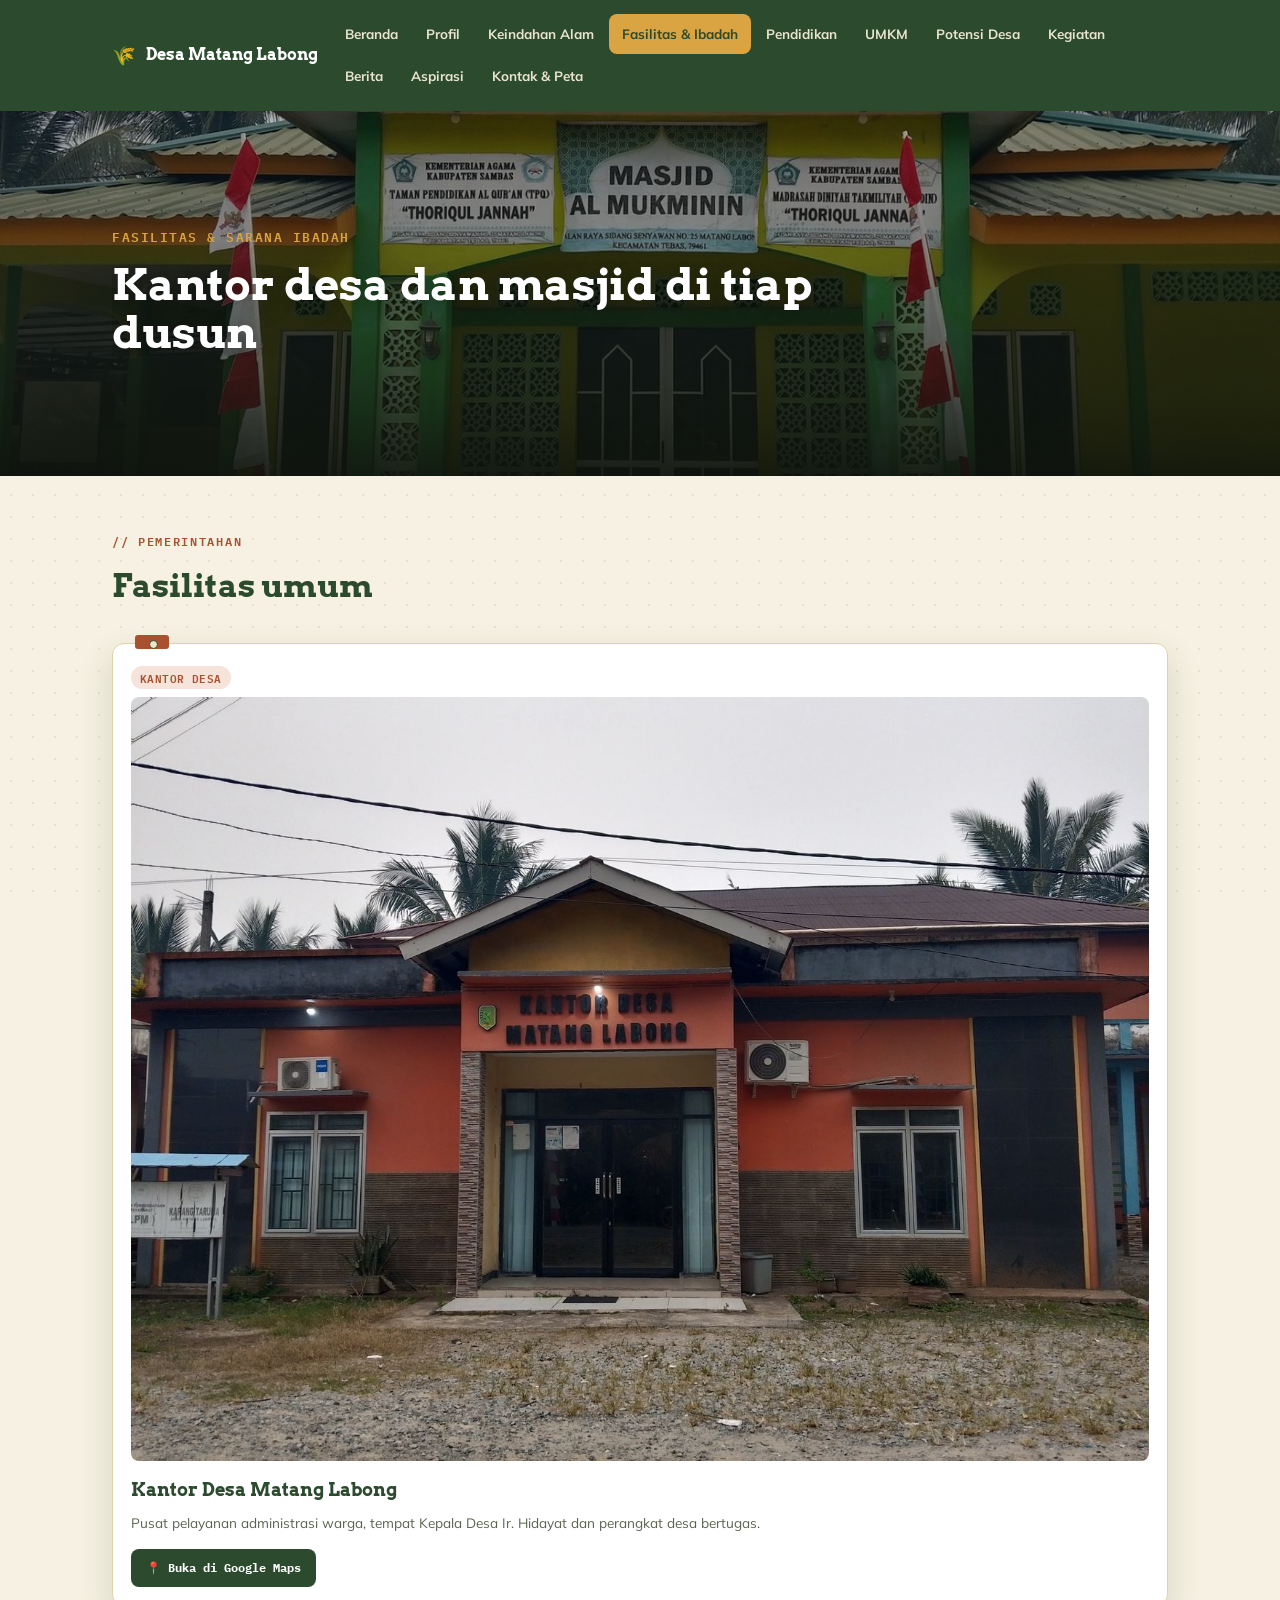
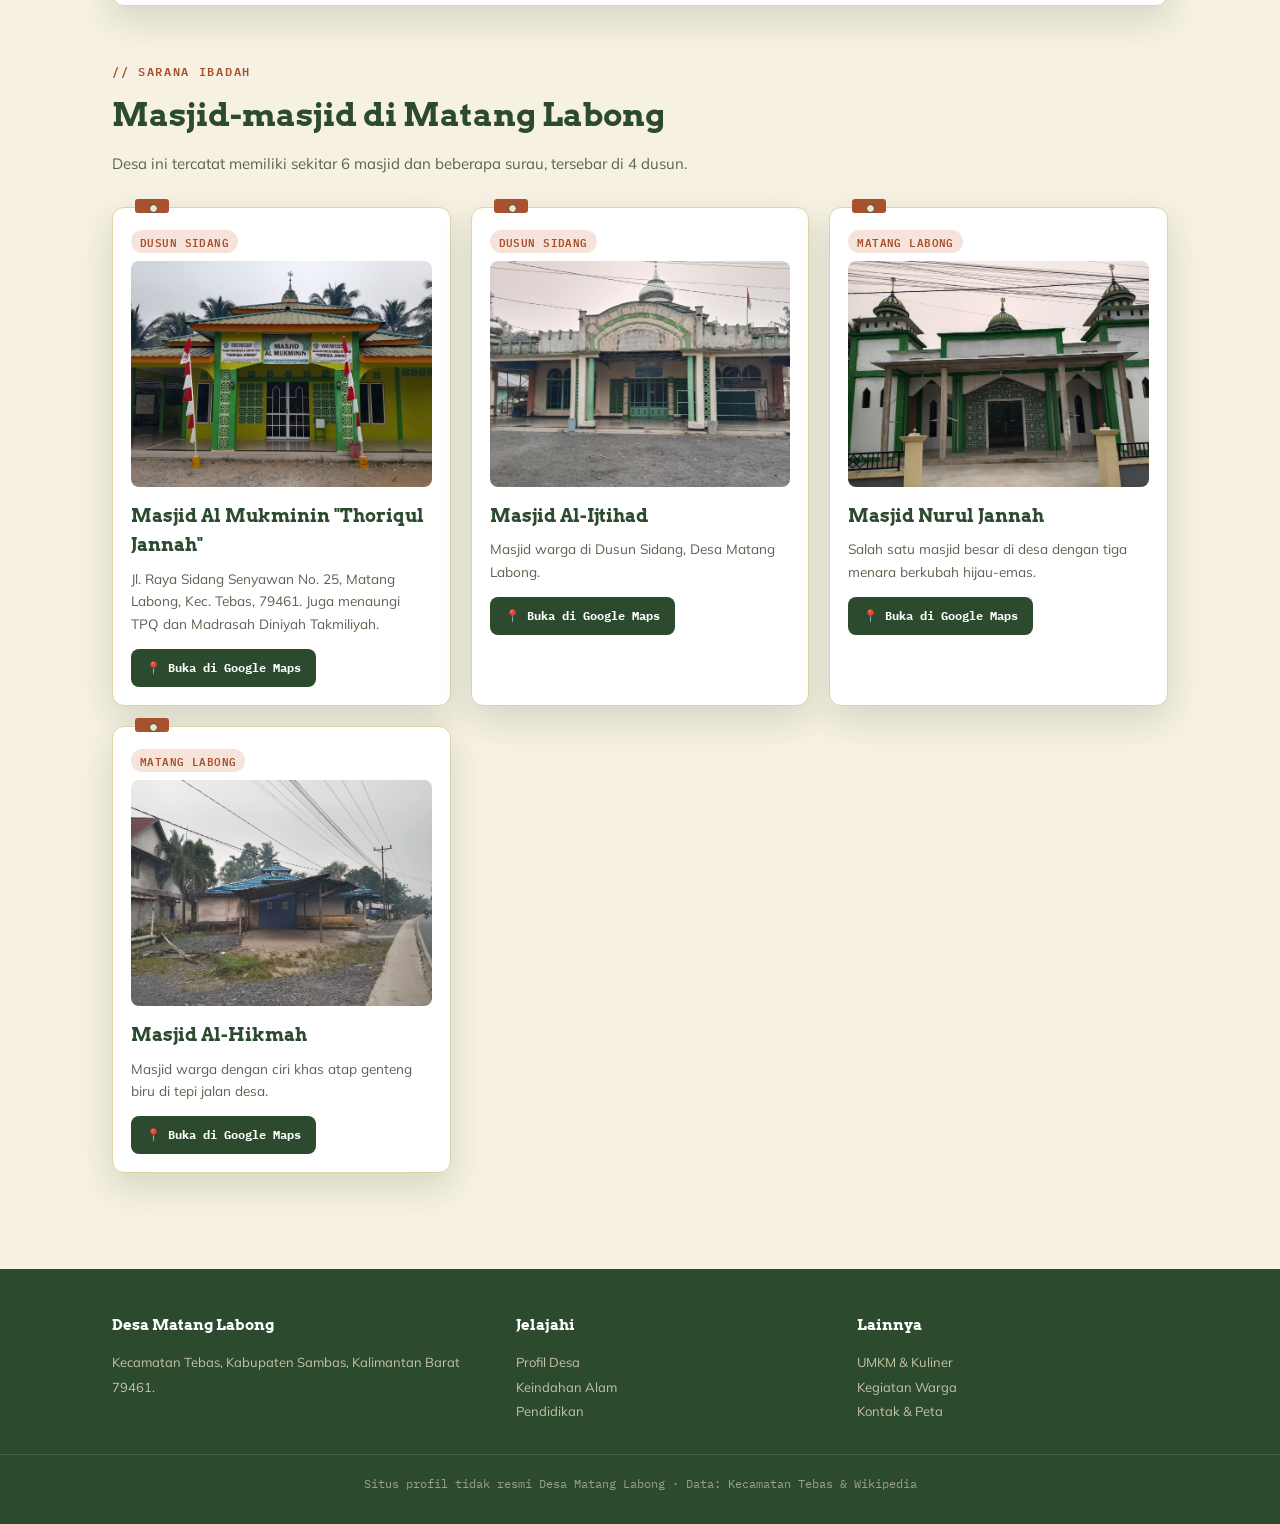
<file: fasilitas.html>
<!DOCTYPE html>
<html lang="id">
<head>
<meta charset="UTF-8">
<meta name="viewport" content="width=device-width, initial-scale=1.0">
<title>Fasilitas &amp; Sarana Ibadah — Desa Matang Labong</title>
<meta name="description" content="Fasilitas umum dan sarana ibadah di Desa Matang Labong: kantor desa dan masjid-masjid di tiap dusun.">
<link rel="preconnect" href="https://fonts.googleapis.com">
<link href="https://fonts.googleapis.com/css2?family=Arvo:wght@400;700&family=Mulish:wght@400;500;600;700;800&family=IBM+Plex+Mono:wght@400;500;600&display=swap" rel="stylesheet">
<link rel="stylesheet" href="assets/style.css">
</head>
<body>
<div class="bg-texture" aria-hidden="true"></div>

<header class="navbar">
  <div class="nav-inner">
    <div class="brand"><span class="leaf">🌾</span> Desa Matang Labong</div>
    <nav class="links" id="navLinks">
      <a href="index.html">Beranda</a>
      <a href="profil.html">Profil</a>
      <a href="keindahan.html">Keindahan Alam</a>
      <a href="fasilitas.html" class="active">Fasilitas &amp; Ibadah</a>
      <a href="pendidikan.html">Pendidikan</a>
      <a href="umkm.html">UMKM</a>
      <a href="potensi.html">Potensi Desa</a>
      <a href="kegiatan.html">Kegiatan</a>
      <a href="berita.html">Berita</a>
      <a href="aspirasi.html">Aspirasi</a>
      <a href="kontak.html">Kontak &amp; Peta</a>
    </nav>
    <button class="menu-btn" id="menuBtn" aria-label="Buka menu">☰</button>
  </div>
</header>

<section class="hero small" style="background-image:url('assets/masjid-almukminin.jpg');">
  <div class="hero-inner">
    <div class="hero-kicker">Fasilitas &amp; Sarana Ibadah</div>
    <h1>Kantor desa dan masjid di tiap dusun</h1>
  </div>
</section>

<section>
  <div class="wrap reveal">
    <div class="section-head">
      <div class="eyebrow">// Pemerintahan</div>
      <h2 class="title">Fasilitas umum</h2>
    </div>
    <div class="card-grid">
      <div class="signpost">
        <span class="tag">Kantor Desa</span>
        <img class="place-photo" src="assets/kantor-desa.jpg" alt="Kantor Desa Matang Labong">
        <h3>Kantor Desa Matang Labong</h3>
        <p>Pusat pelayanan administrasi warga, tempat Kepala Desa Ir. Hidayat dan perangkat desa bertugas.</p>
        <a class="maps-btn" target="_blank" rel="noopener" href="https://www.google.com/maps/search/?api=1&query=Kantor%20Desa%20Matang%20Labong%2C%20Kecamatan%20Tebas%2C%20Kabupaten%20Sambas%2C%20Kalimantan%20Barat">📍 Buka di Google Maps</a>
      </div>
    </div>
  </div>
</section>

<section style="padding-top:0;">
  <div class="wrap reveal">
    <div class="section-head">
      <div class="eyebrow">// Sarana ibadah</div>
      <h2 class="title">Masjid-masjid di Matang Labong</h2>
      <p class="section-sub">Desa ini tercatat memiliki sekitar 6 masjid dan beberapa surau, tersebar di 4 dusun.</p>
    </div>
    <div class="card-grid">

      <div class="signpost">
        <span class="tag">Dusun Sidang</span>
        <img class="place-photo" src="assets/masjid-almukminin.jpg" alt="Masjid Al Mukminin Thoriqul Jannah">
        <h3>Masjid Al Mukminin "Thoriqul Jannah"</h3>
        <p>Jl. Raya Sidang Senyawan No. 25, Matang Labong, Kec. Tebas, 79461. Juga menaungi TPQ dan Madrasah Diniyah Takmiliyah.</p>
        <a class="maps-btn" target="_blank" rel="noopener" href="https://www.google.com/maps/search/?api=1&query=Masjid%20Al%20Mukminin%20Thoriqul%20Jannah%2C%20Jl.%20Raya%20Sidang%20Senyawan%20No.%2025%2C%20Matang%20Labong%2C%20Kecamatan%20Tebas%2C%2079461">📍 Buka di Google Maps</a>
      </div>

      <div class="signpost">
        <span class="tag">Dusun Sidang</span>
        <img class="place-photo" src="assets/masjid-aljtihad.jpg" alt="Masjid Al-Ijtihad">
        <h3>Masjid Al-Ijtihad</h3>
        <p>Masjid warga di Dusun Sidang, Desa Matang Labong.</p>
        <a class="maps-btn" target="_blank" rel="noopener" href="https://www.google.com/maps/search/?api=1&query=Masjid%20Al-Ijtihad%2C%20Dusun%20Sidang%2C%20Desa%20Matang%20Labong%2C%20Kecamatan%20Tebas%2C%20Kabupaten%20Sambas">📍 Buka di Google Maps</a>
      </div>

      <div class="signpost">
        <span class="tag">Matang Labong</span>
        <img class="place-photo" src="assets/masjid-3kubah.jpg" alt="Masjid Nurul Jannah">
        <h3>Masjid Nurul Jannah</h3>
        <p>Salah satu masjid besar di desa dengan tiga menara berkubah hijau-emas.</p>
        <a class="maps-btn" target="_blank" rel="noopener" href="https://www.google.com/maps/search/?api=1&query=1.169570,109.125980">📍 Buka di Google Maps</a>
      </div>

      <div class="signpost">
        <span class="tag">Matang Labong</span>
        <img class="place-photo" src="assets/masjid-biru.jpg" alt="Masjid Al-Hikmah">
        <h3>Masjid Al-Hikmah</h3>
        <p>Masjid warga dengan ciri khas atap genteng biru di tepi jalan desa.</p>
        <a class="maps-btn" target="_blank" rel="noopener" href="https://www.google.com/maps/search/?api=1&query=1.169570,109.125980">📍 Buka di Google Maps</a>
      </div>

    </div>
  </div>
</section>

<footer>
  <div class="wrap footer-grid">
    <div>
      <h4>Desa Matang Labong</h4>
      <p>Kecamatan Tebas, Kabupaten Sambas, Kalimantan Barat 79461.</p>
    </div>
    <div>
      <h4>Jelajahi</h4>
      <p><a href="profil.html">Profil Desa</a><br><a href="keindahan.html">Keindahan Alam</a><br><a href="pendidikan.html">Pendidikan</a></p>
    </div>
    <div>
      <h4>Lainnya</h4>
      <p><a href="umkm.html">UMKM &amp; Kuliner</a><br><a href="kegiatan.html">Kegiatan Warga</a><br><a href="kontak.html">Kontak &amp; Peta</a></p>
    </div>
  </div>
  <div class="footer-bottom">Situs profil tidak resmi Desa Matang Labong · Data: Kecamatan Tebas &amp; Wikipedia</div>
</footer>

<script src="assets/main.js"></script>
</body>
</html>
</file>
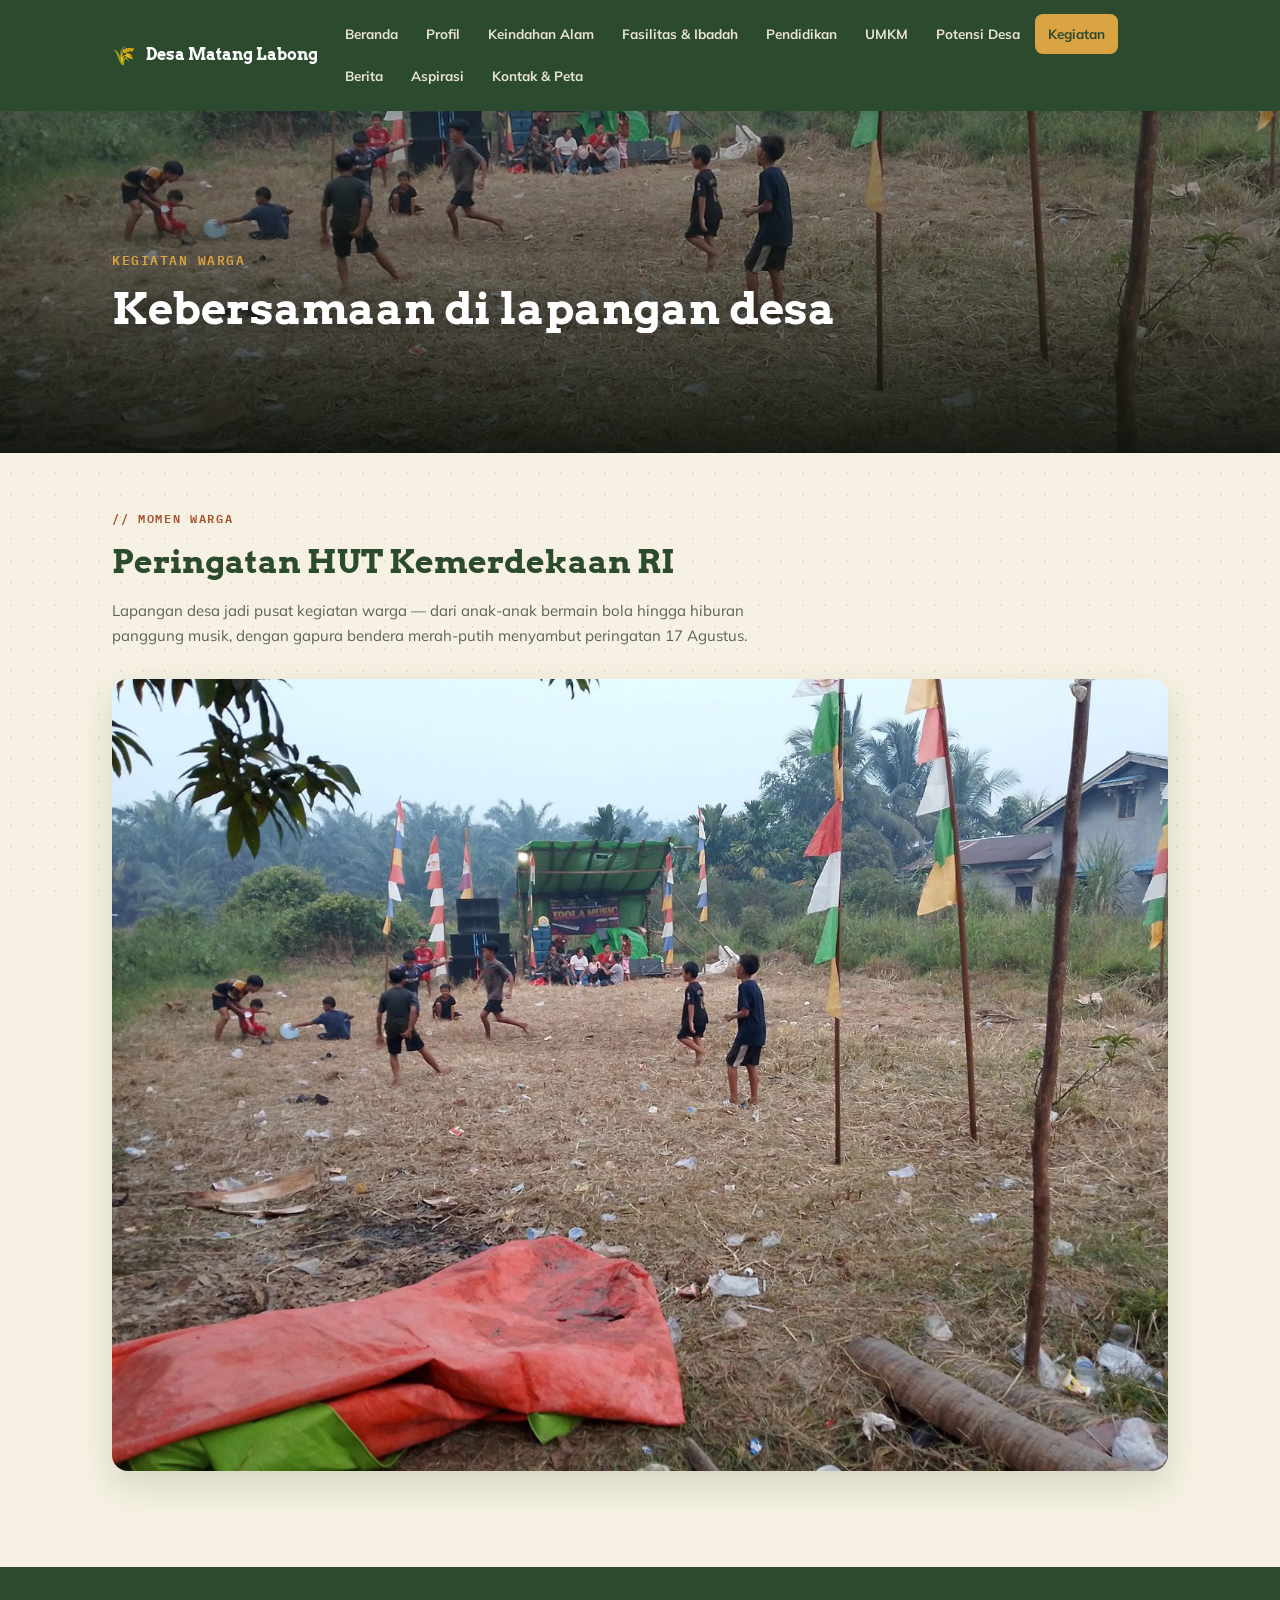
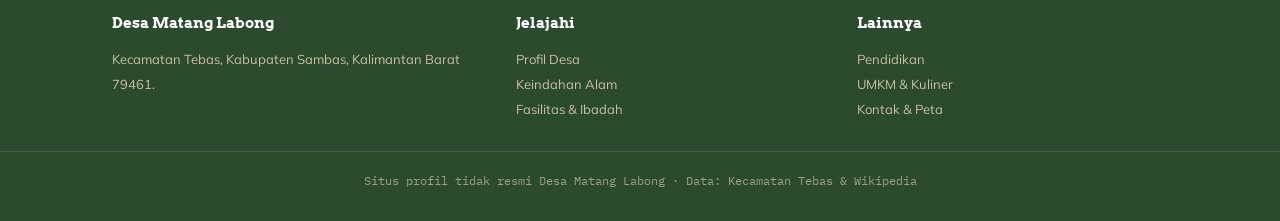
<file: kegiatan.html>
<!DOCTYPE html>
<html lang="id">
<head>
<meta charset="UTF-8">
<meta name="viewport" content="width=device-width, initial-scale=1.0">
<title>Kegiatan Warga — Desa Matang Labong</title>
<meta name="description" content="Momen kebersamaan warga Desa Matang Labong, dari lapangan hingga peringatan HUT Kemerdekaan RI.">
<link rel="preconnect" href="https://fonts.googleapis.com">
<link href="https://fonts.googleapis.com/css2?family=Arvo:wght@400;700&family=Mulish:wght@400;500;600;700;800&family=IBM+Plex+Mono:wght@400;500;600&display=swap" rel="stylesheet">
<link rel="stylesheet" href="assets/style.css">
</head>
<body>
<div class="bg-texture" aria-hidden="true"></div>

<header class="navbar">
  <div class="nav-inner">
    <div class="brand"><span class="leaf">🌾</span> Desa Matang Labong</div>
    <nav class="links" id="navLinks">
      <a href="index.html">Beranda</a>
      <a href="profil.html">Profil</a>
      <a href="keindahan.html">Keindahan Alam</a>
      <a href="fasilitas.html">Fasilitas &amp; Ibadah</a>
      <a href="pendidikan.html">Pendidikan</a>
      <a href="umkm.html">UMKM</a>
      <a href="potensi.html">Potensi Desa</a>
      <a href="kegiatan.html" class="active">Kegiatan</a>
      <a href="berita.html">Berita</a>
      <a href="aspirasi.html">Aspirasi</a>
      <a href="kontak.html">Kontak &amp; Peta</a>
    </nav>
    <button class="menu-btn" id="menuBtn" aria-label="Buka menu">☰</button>
  </div>
</header>

<section class="hero small" style="background-image:url('assets/lapangan-warga.jpg');">
  <div class="hero-inner">
    <div class="hero-kicker">Kegiatan Warga</div>
    <h1>Kebersamaan di lapangan desa</h1>
  </div>
</section>

<section>
  <div class="wrap reveal">
    <div class="section-head">
      <div class="eyebrow">// Momen warga</div>
      <h2 class="title">Peringatan HUT Kemerdekaan RI</h2>
      <p class="section-sub">Lapangan desa jadi pusat kegiatan warga — dari anak-anak bermain bola hingga hiburan panggung musik, dengan gapura bendera merah-putih menyambut peringatan 17 Agustus.</p>
    </div>
    <img src="assets/lapangan-warga.jpg" alt="Kegiatan warga di lapangan desa" style="width:100%; border-radius:var(--radius); box-shadow:var(--shadow);">
  </div>
</section>

<footer>
  <div class="wrap footer-grid">
    <div>
      <h4>Desa Matang Labong</h4>
      <p>Kecamatan Tebas, Kabupaten Sambas, Kalimantan Barat 79461.</p>
    </div>
    <div>
      <h4>Jelajahi</h4>
      <p><a href="profil.html">Profil Desa</a><br><a href="keindahan.html">Keindahan Alam</a><br><a href="fasilitas.html">Fasilitas &amp; Ibadah</a></p>
    </div>
    <div>
      <h4>Lainnya</h4>
      <p><a href="pendidikan.html">Pendidikan</a><br><a href="umkm.html">UMKM &amp; Kuliner</a><br><a href="kontak.html">Kontak &amp; Peta</a></p>
    </div>
  </div>
  <div class="footer-bottom">Situs profil tidak resmi Desa Matang Labong · Data: Kecamatan Tebas &amp; Wikipedia</div>
</footer>

<script src="assets/main.js"></script>
</body>
</html>
</file>
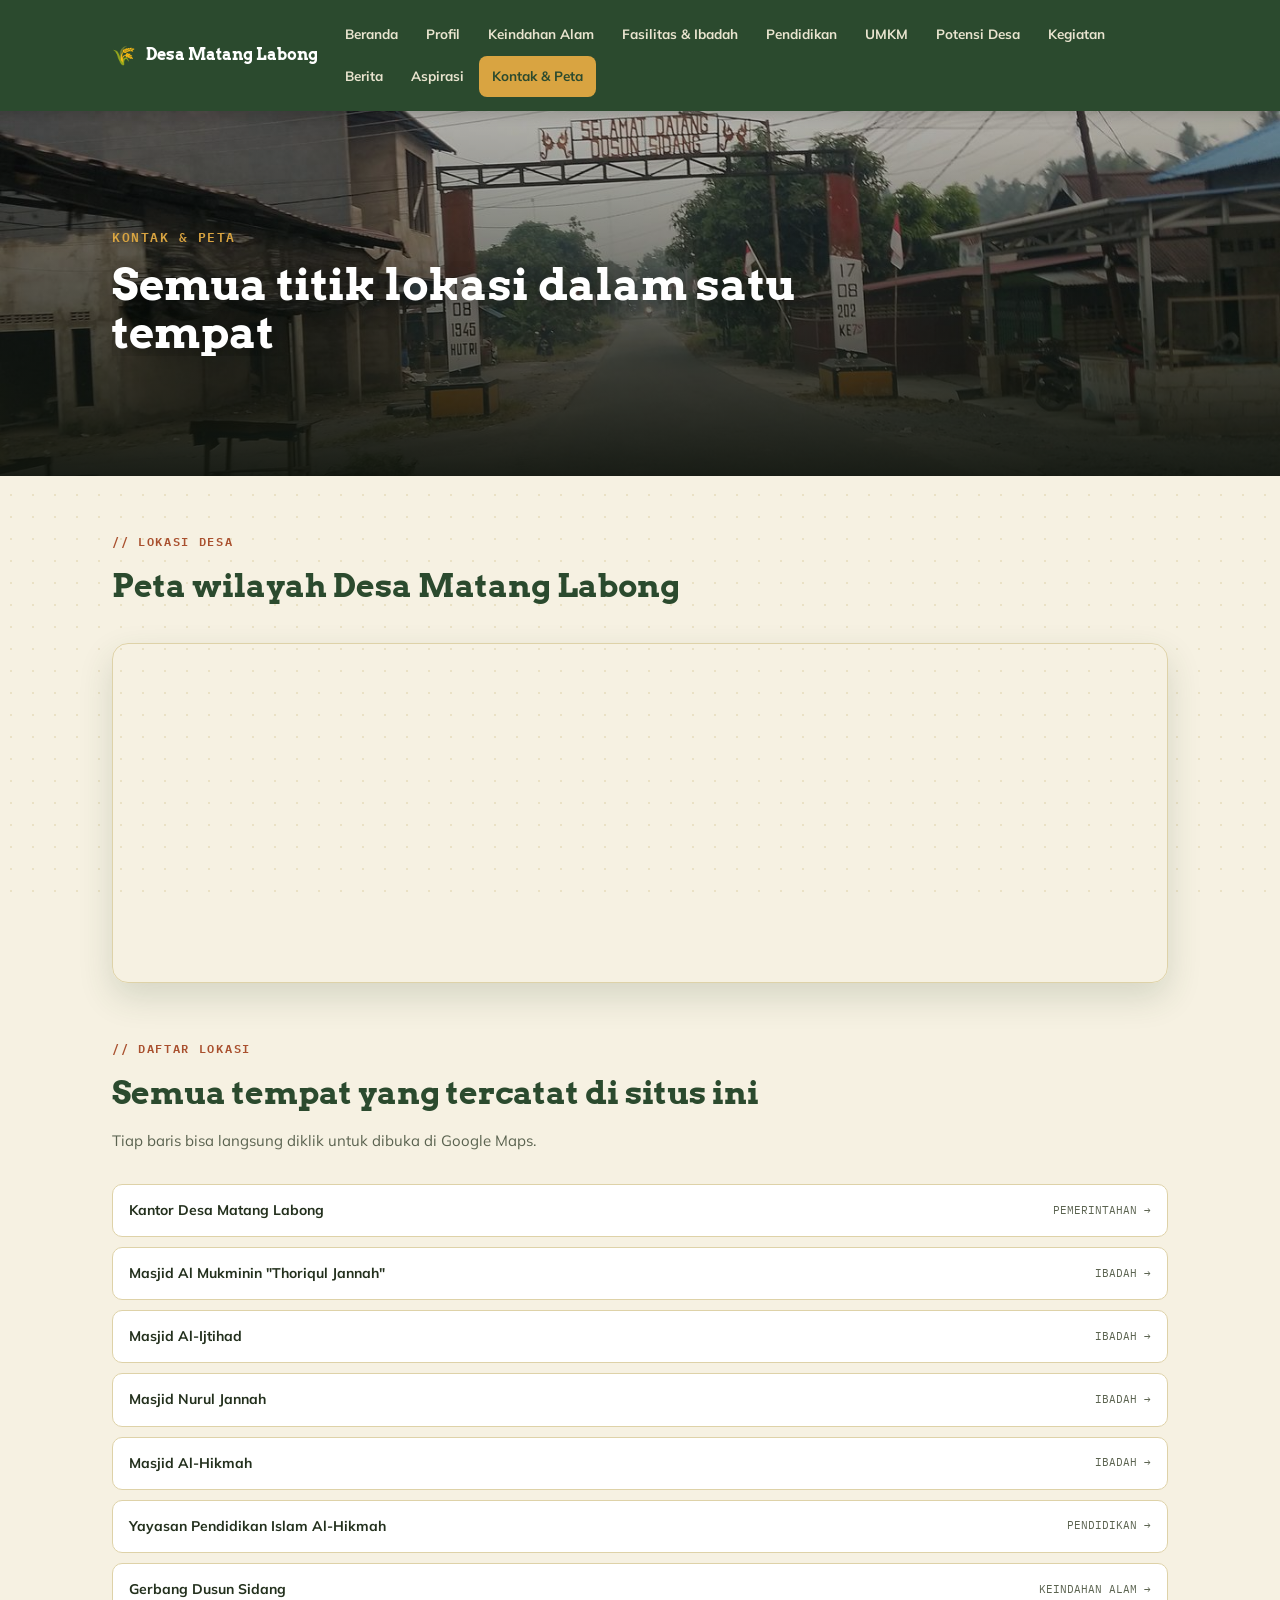
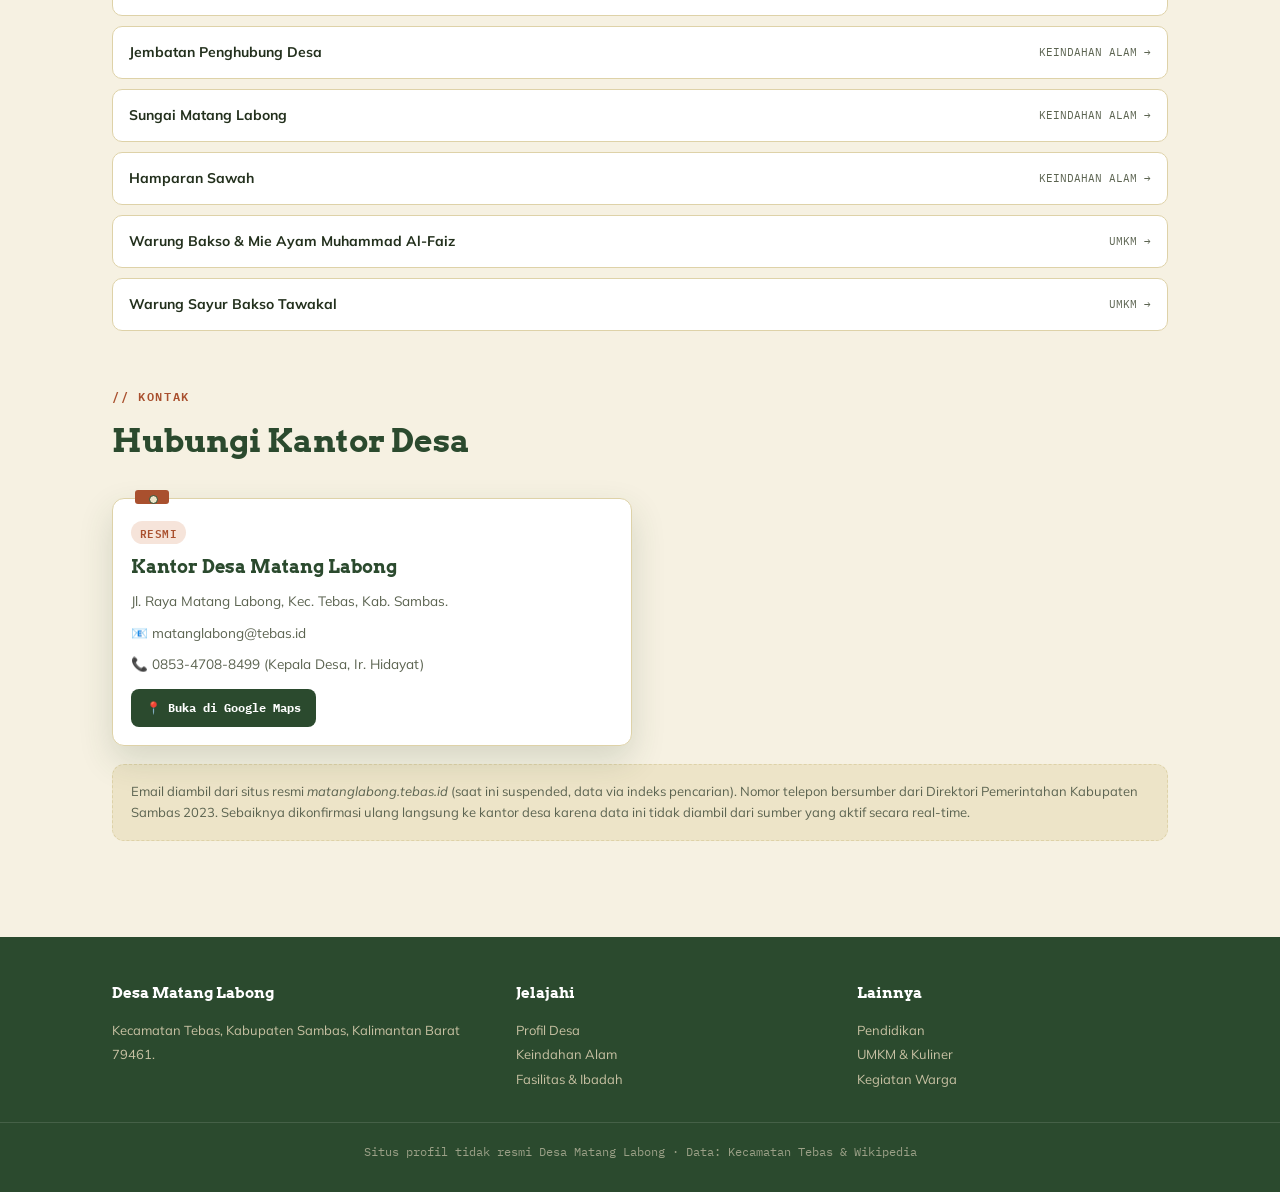
<file: kontak.html>
<!DOCTYPE html>
<html lang="id">
<head>
<meta charset="UTF-8">
<meta name="viewport" content="width=device-width, initial-scale=1.0">
<title>Kontak &amp; Peta — Desa Matang Labong</title>
<meta name="description" content="Kontak dan rangkuman peta seluruh titik lokasi penting di Desa Matang Labong.">
<link rel="preconnect" href="https://fonts.googleapis.com">
<link href="https://fonts.googleapis.com/css2?family=Arvo:wght@400;700&family=Mulish:wght@400;500;600;700;800&family=IBM+Plex+Mono:wght@400;500;600&display=swap" rel="stylesheet">
<link rel="stylesheet" href="assets/style.css">
<style>
  .map-embed{ width:100%; height:340px; border:1px solid var(--line); border-radius:var(--radius); overflow:hidden; box-shadow:var(--shadow); }
  .map-embed iframe{ width:100%; height:100%; border:0; }
  .loc-list{ display:flex; flex-direction:column; gap:10px; margin-top:20px; }
  .loc-row{
    display:flex; justify-content:space-between; align-items:center; gap:12px;
    background:var(--surface); border:1px solid var(--line); border-radius:10px; padding:14px 16px;
  }
  .loc-row .name{ font-weight:700; font-size:14px; }
  .loc-row .cat{ font-family:var(--mono); font-size:10.5px; color:var(--muted); text-transform:uppercase; }
</style>
</head>
<body>
<div class="bg-texture" aria-hidden="true"></div>

<header class="navbar">
  <div class="nav-inner">
    <div class="brand"><span class="leaf">🌾</span> Desa Matang Labong</div>
    <nav class="links" id="navLinks">
      <a href="index.html">Beranda</a>
      <a href="profil.html">Profil</a>
      <a href="keindahan.html">Keindahan Alam</a>
      <a href="fasilitas.html">Fasilitas &amp; Ibadah</a>
      <a href="pendidikan.html">Pendidikan</a>
      <a href="umkm.html">UMKM</a>
      <a href="potensi.html">Potensi Desa</a>
      <a href="kegiatan.html">Kegiatan</a>
      <a href="berita.html">Berita</a>
      <a href="aspirasi.html">Aspirasi</a>
      <a href="kontak.html" class="active">Kontak &amp; Peta</a>
    </nav>
    <button class="menu-btn" id="menuBtn" aria-label="Buka menu">☰</button>
  </div>
</header>

<section class="hero small" style="background-image:url('assets/gapura-sidang.jpg');">
  <div class="hero-inner">
    <div class="hero-kicker">Kontak &amp; Peta</div>
    <h1>Semua titik lokasi dalam satu tempat</h1>
  </div>
</section>

<section>
  <div class="wrap reveal">
    <div class="section-head">
      <div class="eyebrow">// Lokasi desa</div>
      <h2 class="title">Peta wilayah Desa Matang Labong</h2>
    </div>
    <div class="map-embed">
      <iframe src="https://www.google.com/maps?q=Desa+Matang+Labong,+Kecamatan+Tebas,+Kabupaten+Sambas,+Kalimantan+Barat&output=embed" loading="lazy" referrerpolicy="no-referrer-when-downgrade"></iframe>
    </div>
  </div>
</section>

<section style="padding-top:0;">
  <div class="wrap reveal">
    <div class="section-head">
      <div class="eyebrow">// Daftar lokasi</div>
      <h2 class="title">Semua tempat yang tercatat di situs ini</h2>
      <p class="section-sub">Tiap baris bisa langsung diklik untuk dibuka di Google Maps.</p>
    </div>
    <div class="loc-list">
      <a class="loc-row" target="_blank" rel="noopener" href="https://www.google.com/maps/search/?api=1&query=Kantor%20Desa%20Matang%20Labong%2C%20Kecamatan%20Tebas%2C%20Kabupaten%20Sambas%2C%20Kalimantan%20Barat">
        <span class="name">Kantor Desa Matang Labong</span><span class="cat">Pemerintahan →</span>
      </a>
      <a class="loc-row" target="_blank" rel="noopener" href="https://www.google.com/maps/search/?api=1&query=Masjid%20Al%20Mukminin%20Thoriqul%20Jannah%2C%20Jl.%20Raya%20Sidang%20Senyawan%20No.%2025%2C%20Matang%20Labong%2C%20Kecamatan%20Tebas%2C%2079461">
        <span class="name">Masjid Al Mukminin "Thoriqul Jannah"</span><span class="cat">Ibadah →</span>
      </a>
      <a class="loc-row" target="_blank" rel="noopener" href="https://www.google.com/maps/search/?api=1&query=Masjid%20Al-Ijtihad%2C%20Dusun%20Sidang%2C%20Desa%20Matang%20Labong%2C%20Kecamatan%20Tebas%2C%20Kabupaten%20Sambas">
        <span class="name">Masjid Al-Ijtihad</span><span class="cat">Ibadah →</span>
      </a>
      <a class="loc-row" target="_blank" rel="noopener" href="https://www.google.com/maps/search/?api=1&query=1.169570,109.125980">
        <span class="name">Masjid Nurul Jannah</span><span class="cat">Ibadah →</span>
      </a>
      <a class="loc-row" target="_blank" rel="noopener" href="https://www.google.com/maps/search/?api=1&query=1.169570,109.125980">
        <span class="name">Masjid Al-Hikmah</span><span class="cat">Ibadah →</span>
      </a>
      <a class="loc-row" target="_blank" rel="noopener" href="https://www.google.com/maps/search/?api=1&query=1.151567,109.124857">
        <span class="name">Yayasan Pendidikan Islam Al-Hikmah</span><span class="cat">Pendidikan →</span>
      </a>
      <a class="loc-row" target="_blank" rel="noopener" href="https://www.google.com/maps/search/?api=1&query=1.171726,109.126175">
        <span class="name">Gerbang Dusun Sidang</span><span class="cat">Keindahan Alam →</span>
      </a>
      <a class="loc-row" target="_blank" rel="noopener" href="https://www.google.com/maps/search/?api=1&query=1.172676,109.126222">
        <span class="name">Jembatan Penghubung Desa</span><span class="cat">Keindahan Alam →</span>
      </a>
      <a class="loc-row" target="_blank" rel="noopener" href="https://www.google.com/maps/search/?api=1&query=1.172848,109.126017">
        <span class="name">Sungai Matang Labong</span><span class="cat">Keindahan Alam →</span>
      </a>
      <a class="loc-row" target="_blank" rel="noopener" href="https://www.google.com/maps/search/?api=1&query=1.171574,109.128211">
        <span class="name">Hamparan Sawah</span><span class="cat">Keindahan Alam →</span>
      </a>
      <a class="loc-row" target="_blank" rel="noopener" href="https://www.google.com/maps/search/?api=1&query=1.152944,109.123612">
        <span class="name">Warung Bakso &amp; Mie Ayam Muhammad Al-Faiz</span><span class="cat">UMKM →</span>
      </a>
      <a class="loc-row" target="_blank" rel="noopener" href="https://www.google.com/maps/search/?api=1&query=1.154653,109.123657">
        <span class="name">Warung Sayur Bakso Tawakal</span><span class="cat">UMKM →</span>
      </a>
    </div>
  </div>
</section>

<section style="padding-top:0;">
  <div class="wrap reveal">
    <div class="section-head">
      <div class="eyebrow">// Kontak</div>
      <h2 class="title">Hubungi Kantor Desa</h2>
    </div>
    <div class="signpost" style="max-width:520px;">
      <span class="tag">Resmi</span>
      <h3>Kantor Desa Matang Labong</h3>
      <p>Jl. Raya Matang Labong, Kec. Tebas, Kab. Sambas.</p>
      <p style="margin-top:10px;">📧 <a href="mailto:matanglabong@tebas.id">matanglabong@tebas.id</a></p>
      <p>📞 <a href="tel:085347088499">0853-4708-8499</a> (Kepala Desa, Ir. Hidayat)</p>
      <a class="maps-btn" target="_blank" rel="noopener" href="https://www.google.com/maps/search/?api=1&query=Kantor%20Desa%20Matang%20Labong%2C%20Kecamatan%20Tebas%2C%20Kabupaten%20Sambas%2C%20Kalimantan%20Barat">📍 Buka di Google Maps</a>
    </div>
    <div class="note-box">Email diambil dari situs resmi <em>matanglabong.tebas.id</em> (saat ini suspended, data via indeks pencarian). Nomor telepon bersumber dari Direktori Pemerintahan Kabupaten Sambas 2023. Sebaiknya dikonfirmasi ulang langsung ke kantor desa karena data ini tidak diambil dari sumber yang aktif secara real-time.</div>
  </div>
</section>

<footer>
  <div class="wrap footer-grid">
    <div>
      <h4>Desa Matang Labong</h4>
      <p>Kecamatan Tebas, Kabupaten Sambas, Kalimantan Barat 79461.</p>
    </div>
    <div>
      <h4>Jelajahi</h4>
      <p><a href="profil.html">Profil Desa</a><br><a href="keindahan.html">Keindahan Alam</a><br><a href="fasilitas.html">Fasilitas &amp; Ibadah</a></p>
    </div>
    <div>
      <h4>Lainnya</h4>
      <p><a href="pendidikan.html">Pendidikan</a><br><a href="umkm.html">UMKM &amp; Kuliner</a><br><a href="kegiatan.html">Kegiatan Warga</a></p>
    </div>
  </div>
  <div class="footer-bottom">Situs profil tidak resmi Desa Matang Labong · Data: Kecamatan Tebas &amp; Wikipedia</div>
</footer>

<script src="assets/main.js"></script>
</body>
</html>
</file>
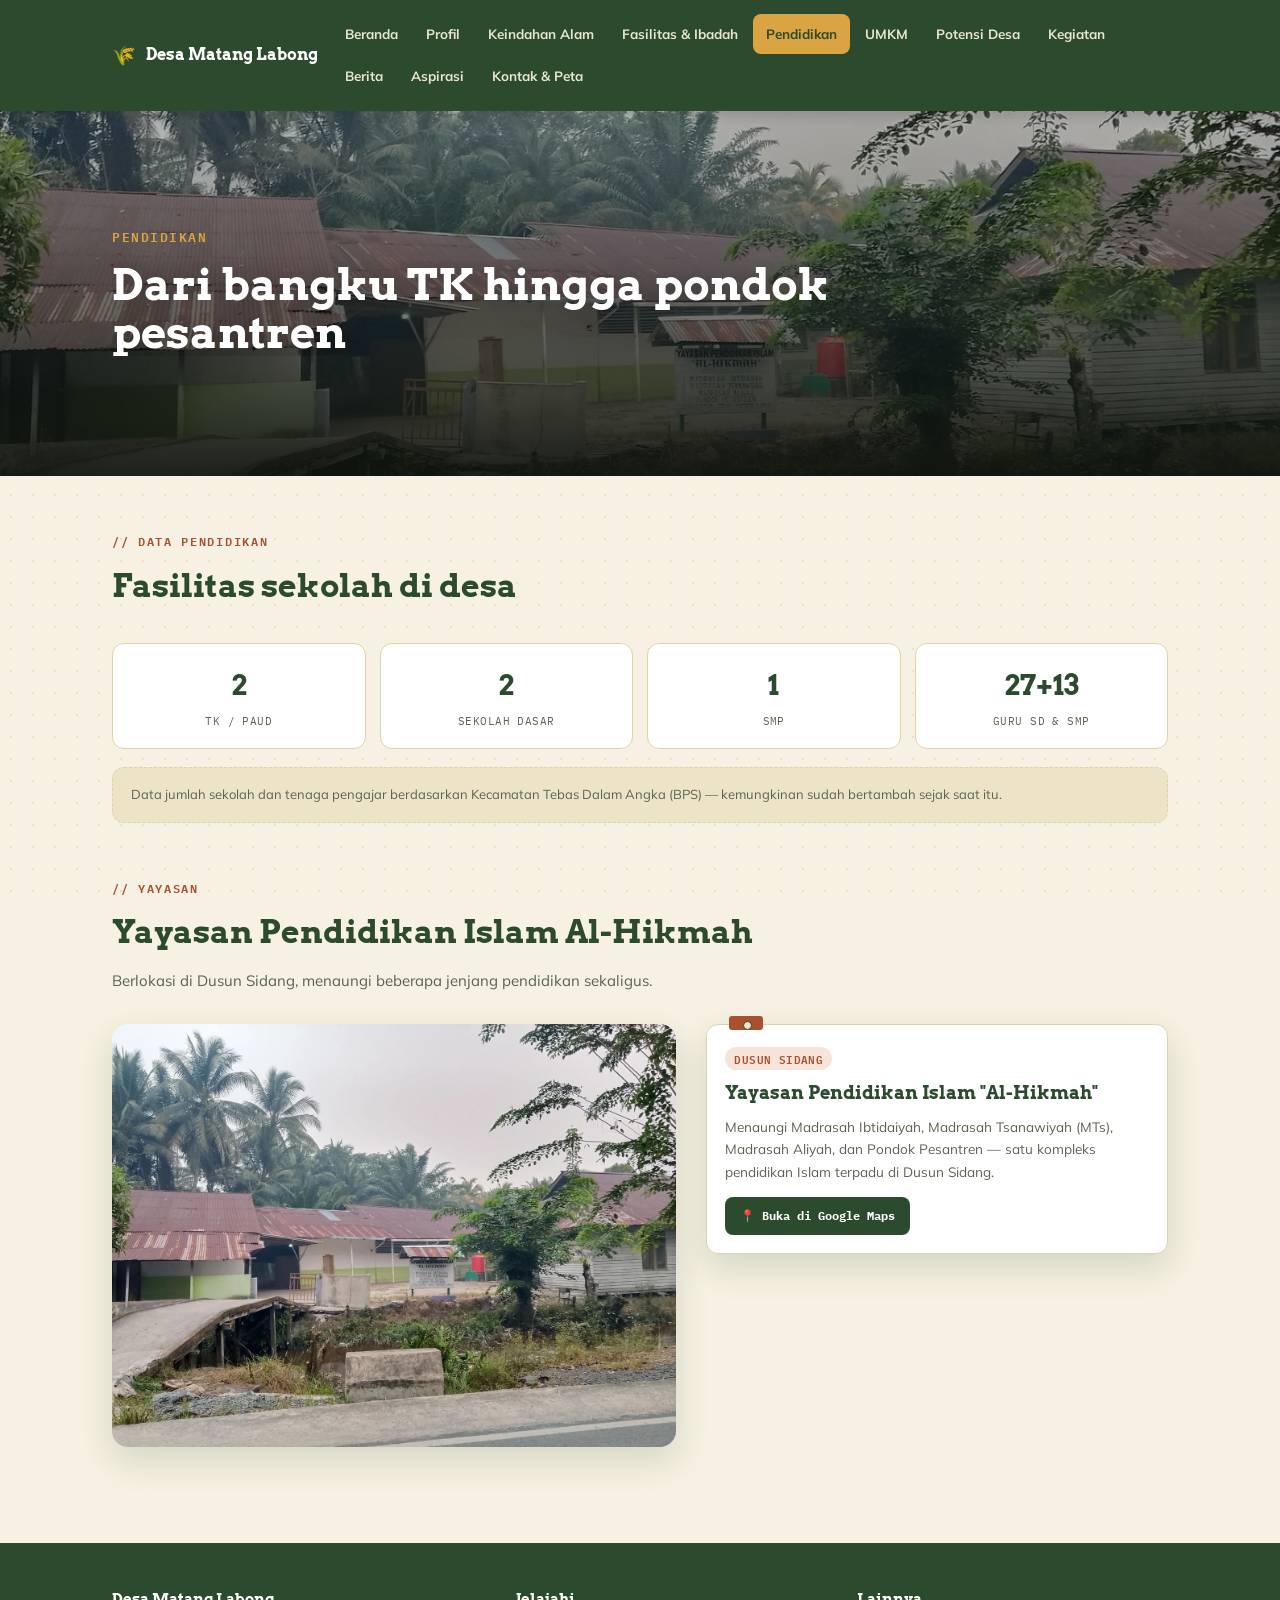
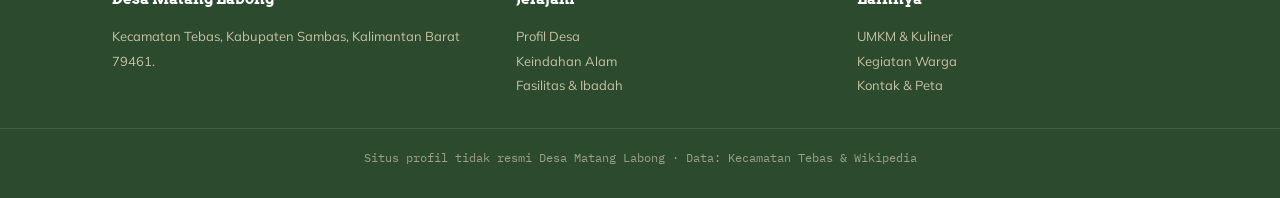
<file: pendidikan.html>
<!DOCTYPE html>
<html lang="id">
<head>
<meta charset="UTF-8">
<meta name="viewport" content="width=device-width, initial-scale=1.0">
<title>Pendidikan — Desa Matang Labong</title>
<meta name="description" content="Fasilitas pendidikan di Desa Matang Labong, dari TK hingga pondok pesantren.">
<link rel="preconnect" href="https://fonts.googleapis.com">
<link href="https://fonts.googleapis.com/css2?family=Arvo:wght@400;700&family=Mulish:wght@400;500;600;700;800&family=IBM+Plex+Mono:wght@400;500;600&display=swap" rel="stylesheet">
<link rel="stylesheet" href="assets/style.css">
</head>
<body>
<div class="bg-texture" aria-hidden="true"></div>

<header class="navbar">
  <div class="nav-inner">
    <div class="brand"><span class="leaf">🌾</span> Desa Matang Labong</div>
    <nav class="links" id="navLinks">
      <a href="index.html">Beranda</a>
      <a href="profil.html">Profil</a>
      <a href="keindahan.html">Keindahan Alam</a>
      <a href="fasilitas.html">Fasilitas &amp; Ibadah</a>
      <a href="pendidikan.html" class="active">Pendidikan</a>
      <a href="umkm.html">UMKM</a>
      <a href="potensi.html">Potensi Desa</a>
      <a href="kegiatan.html">Kegiatan</a>
      <a href="berita.html">Berita</a>
      <a href="aspirasi.html">Aspirasi</a>
      <a href="kontak.html">Kontak &amp; Peta</a>
    </nav>
    <button class="menu-btn" id="menuBtn" aria-label="Buka menu">☰</button>
  </div>
</header>

<section class="hero small" style="background-image:url('assets/yayasan-alhikmah.jpg');">
  <div class="hero-inner">
    <div class="hero-kicker">Pendidikan</div>
    <h1>Dari bangku TK hingga pondok pesantren</h1>
  </div>
</section>

<section>
  <div class="wrap reveal">
    <div class="section-head">
      <div class="eyebrow">// Data pendidikan</div>
      <h2 class="title">Fasilitas sekolah di desa</h2>
    </div>
    <div class="stat-grid">
      <div class="stat-box"><div class="num">2</div><div class="lbl">TK / PAUD</div></div>
      <div class="stat-box"><div class="num">2</div><div class="lbl">Sekolah Dasar</div></div>
      <div class="stat-box"><div class="num">1</div><div class="lbl">SMP</div></div>
      <div class="stat-box"><div class="num">27+13</div><div class="lbl">guru SD &amp; SMP</div></div>
    </div>
    <div class="note-box">Data jumlah sekolah dan tenaga pengajar berdasarkan Kecamatan Tebas Dalam Angka (BPS) — kemungkinan sudah bertambah sejak saat itu.</div>
  </div>
</section>

<section style="padding-top:0;">
  <div class="wrap reveal">
    <div class="section-head">
      <div class="eyebrow">// Yayasan</div>
      <h2 class="title">Yayasan Pendidikan Islam Al-Hikmah</h2>
      <p class="section-sub">Berlokasi di Dusun Sidang, menaungi beberapa jenjang pendidikan sekaligus.</p>
    </div>
    <div class="two-col">
      <img src="assets/yayasan-alhikmah.jpg" alt="Yayasan Pendidikan Islam Al-Hikmah" style="border-radius:var(--radius); box-shadow:var(--shadow);">
      <div class="signpost">
        <span class="tag">Dusun Sidang</span>
        <h3>Yayasan Pendidikan Islam "Al-Hikmah"</h3>
        <p>Menaungi Madrasah Ibtidaiyah, Madrasah Tsanawiyah (MTs), Madrasah Aliyah, dan Pondok Pesantren — satu kompleks pendidikan Islam terpadu di Dusun Sidang.</p>
        <a class="maps-btn" target="_blank" rel="noopener" href="https://www.google.com/maps/search/?api=1&query=1.151567,109.124857">📍 Buka di Google Maps</a>
      </div>
    </div>
  </div>
</section>

<footer>
  <div class="wrap footer-grid">
    <div>
      <h4>Desa Matang Labong</h4>
      <p>Kecamatan Tebas, Kabupaten Sambas, Kalimantan Barat 79461.</p>
    </div>
    <div>
      <h4>Jelajahi</h4>
      <p><a href="profil.html">Profil Desa</a><br><a href="keindahan.html">Keindahan Alam</a><br><a href="fasilitas.html">Fasilitas &amp; Ibadah</a></p>
    </div>
    <div>
      <h4>Lainnya</h4>
      <p><a href="umkm.html">UMKM &amp; Kuliner</a><br><a href="kegiatan.html">Kegiatan Warga</a><br><a href="kontak.html">Kontak &amp; Peta</a></p>
    </div>
  </div>
  <div class="footer-bottom">Situs profil tidak resmi Desa Matang Labong · Data: Kecamatan Tebas &amp; Wikipedia</div>
</footer>

<script src="assets/main.js"></script>
</body>
</html>
</file>
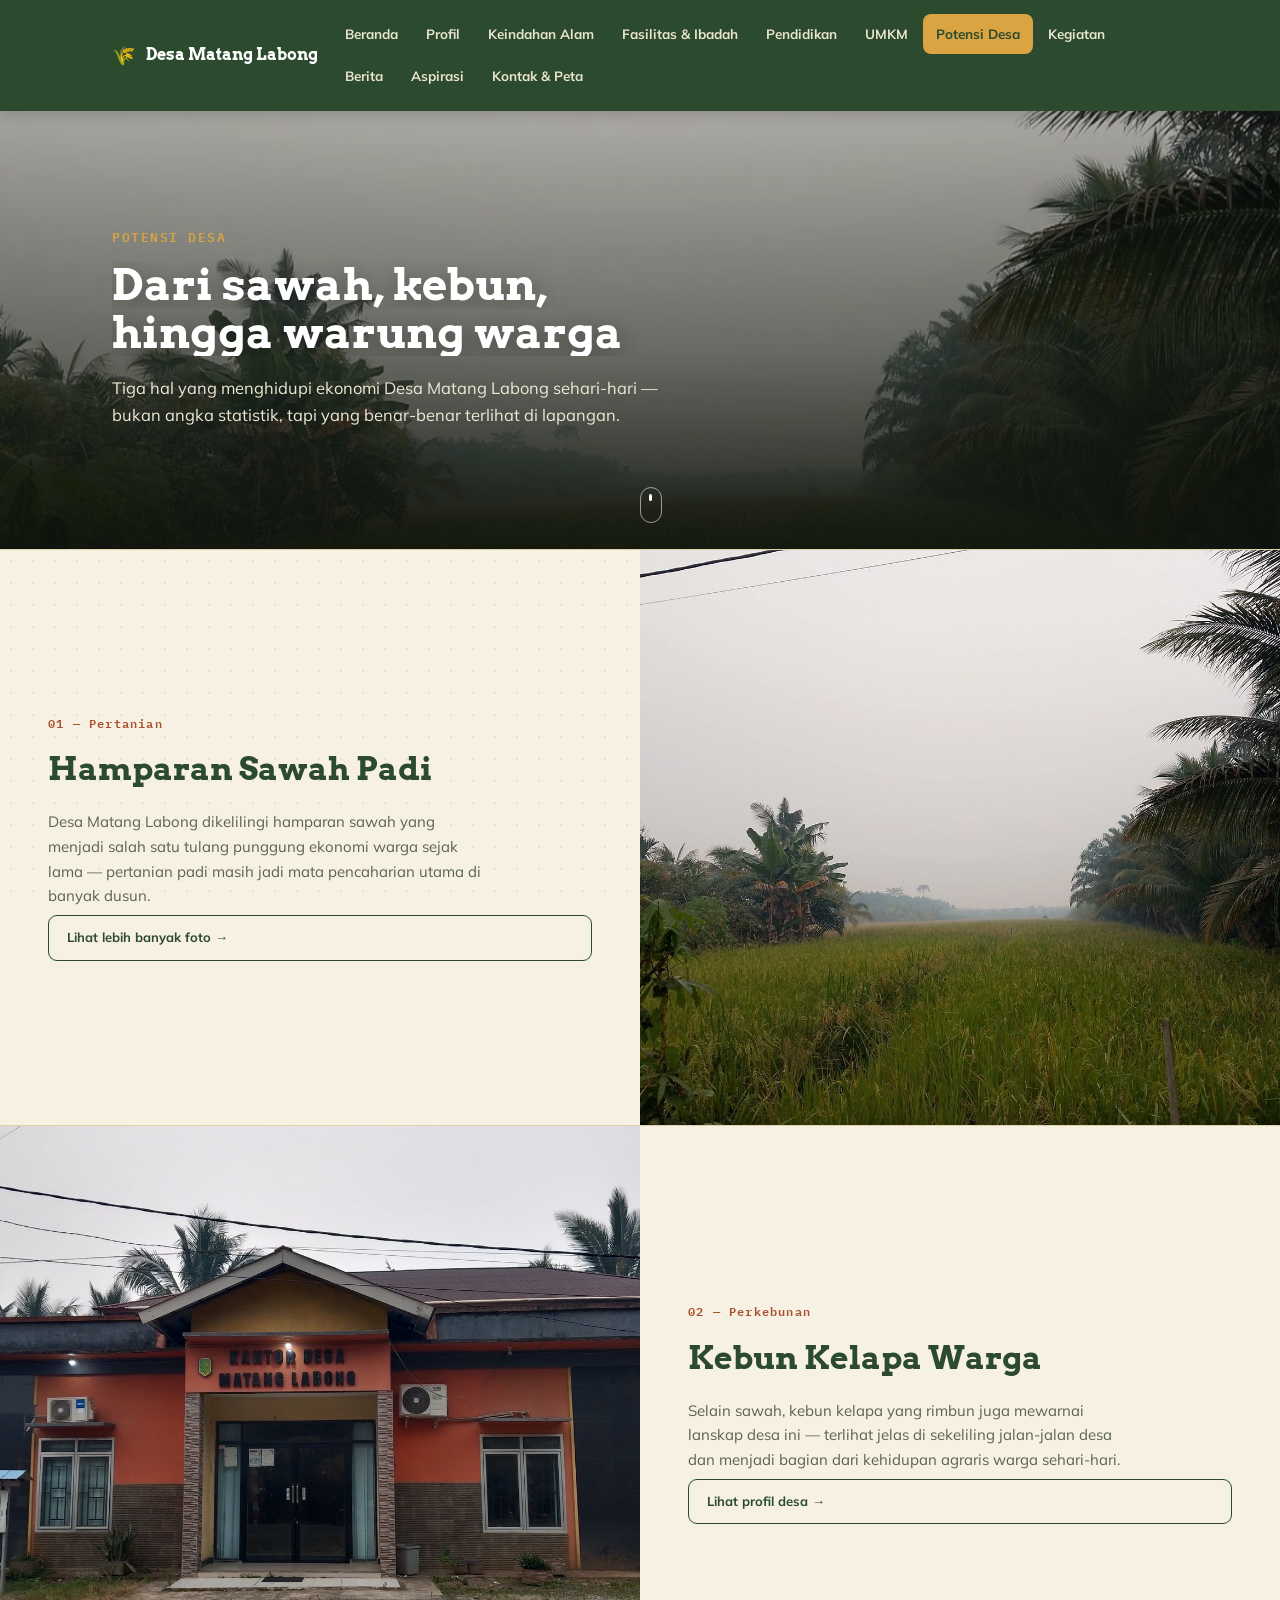
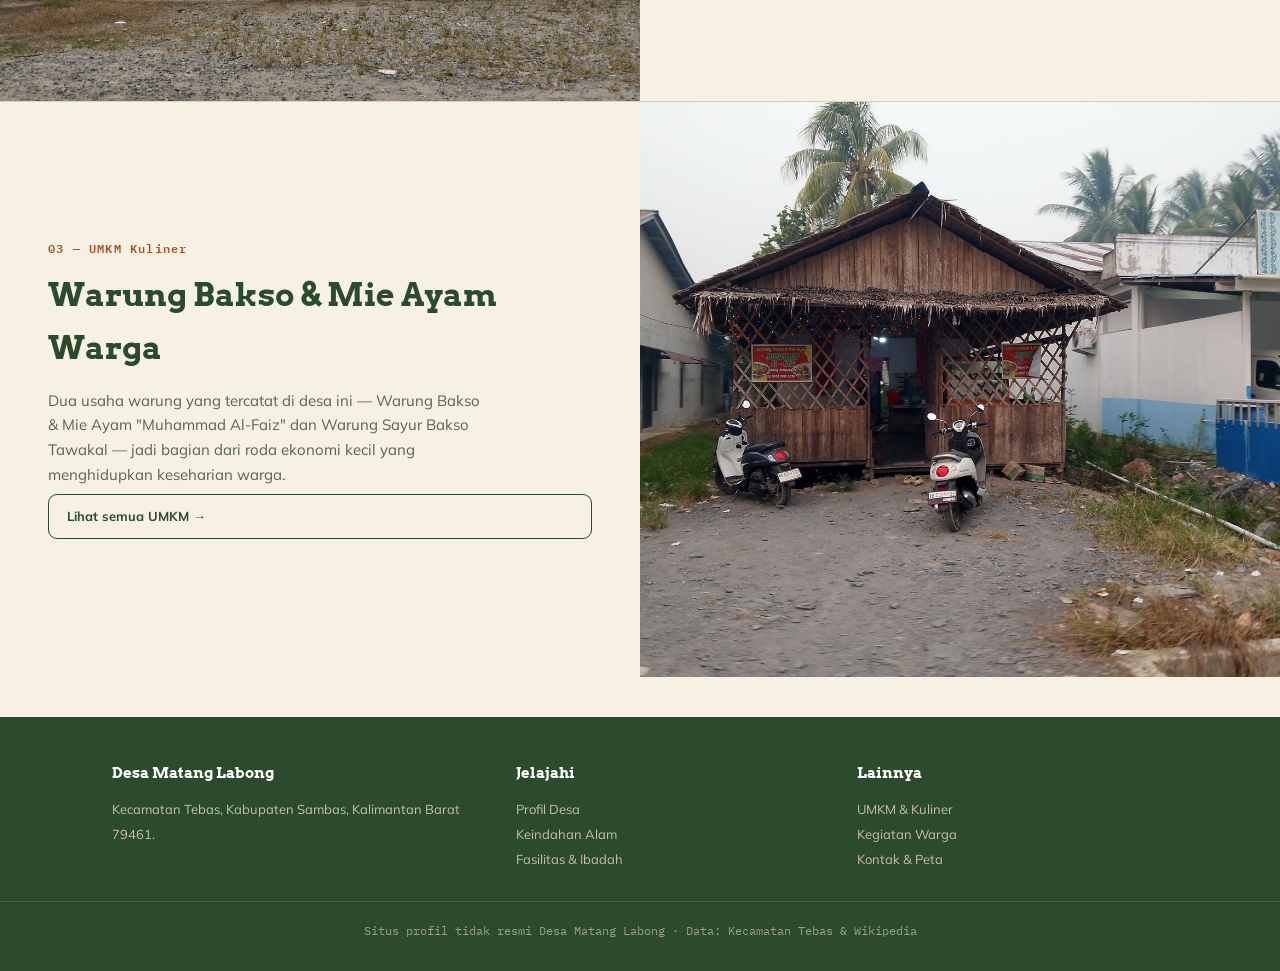
<file: potensi.html>
<!DOCTYPE html>
<html lang="id">
<head>
<meta charset="UTF-8">
<meta name="viewport" content="width=device-width, initial-scale=1.0">
<title>Potensi Desa — Matang Labong</title>
<meta name="description" content="Potensi ekonomi dan alam Desa Matang Labong: pertanian padi, kebun kelapa, dan UMKM kuliner warga.">
<link rel="preconnect" href="https://fonts.googleapis.com">
<link href="https://fonts.googleapis.com/css2?family=Arvo:wght@400;700&family=Mulish:wght@400;500;600;700;800&family=IBM+Plex+Mono:wght@400;500;600&display=swap" rel="stylesheet">
<link rel="stylesheet" href="assets/style.css">
<style>
  .split-row{
    display:grid; grid-template-columns:1fr 1fr; min-height:64vh;
    border-top:1px solid var(--line);
  }
  .split-row:nth-child(even) .split-img{ order:2; }
  .split-img{ background-size:cover; background-position:center; min-height:320px; }
  .split-copy{ display:flex; flex-direction:column; justify-content:center; padding:56px 48px; }
  .split-num{ font-family:var(--mono); font-size:12px; color:var(--rust); font-weight:600; letter-spacing:0.1em; }
  .split-copy h2{ font-family:var(--display); font-size:clamp(24px,3vw,32px); color:var(--green-deep); font-weight:700; margin-top:10px; }
  .split-copy p{ color:var(--muted); font-size:15px; margin-top:14px; max-width:440px; }
  @media (max-width:820px){
    .split-row{ grid-template-columns:1fr; }
    .split-row:nth-child(even) .split-img{ order:0; }
    .split-copy{ padding:40px 24px; }
  }
</style>
</head>
<body>
<div class="bg-texture" aria-hidden="true"></div>

<header class="navbar">
  <div class="nav-inner">
    <div class="brand"><span class="leaf">🌾</span> Desa Matang Labong</div>
    <nav class="links" id="navLinks">
      <a href="index.html">Beranda</a>
      <a href="profil.html">Profil</a>
      <a href="keindahan.html">Keindahan Alam</a>
      <a href="fasilitas.html">Fasilitas &amp; Ibadah</a>
      <a href="pendidikan.html">Pendidikan</a>
      <a href="umkm.html">UMKM</a>
      <a href="potensi.html" class="active">Potensi Desa</a>
      <a href="kegiatan.html">Kegiatan</a>
      <a href="berita.html">Berita</a>
      <a href="aspirasi.html">Aspirasi</a>
      <a href="kontak.html">Kontak &amp; Peta</a>
    </nav>
    <button class="menu-btn" id="menuBtn" aria-label="Buka menu">☰</button>
  </div>
</header>

<section class="hero small">
  <div class="hero-bg" id="heroBg" style="background-image:url('assets/sawah.jpg');"></div>
  <div class="hero-inner">
    <div class="hero-kicker">Potensi Desa</div>
    <h1><span class="line"><span>Dari sawah, kebun,</span></span><span class="line"><span>hingga warung warga</span></span></h1>
    <p class="lead">Tiga hal yang menghidupi ekonomi Desa Matang Labong sehari-hari — bukan angka statistik, tapi yang benar-benar terlihat di lapangan.</p>
  </div>
  <div class="scroll-cue" aria-hidden="true"><div class="dot"></div></div>
</section>

<div class="split-row reveal">
  <div class="split-img" style="background-image:url('assets/sawah.jpg');"></div>
  <div class="split-copy">
    <div class="split-num">01 — Pertanian</div>
    <h2>Hamparan Sawah Padi</h2>
    <p>Desa Matang Labong dikelilingi hamparan sawah yang menjadi salah satu tulang punggung ekonomi warga sejak lama — pertanian padi masih jadi mata pencaharian utama di banyak dusun.</p>
    <a class="btn-outline" href="keindahan.html">Lihat lebih banyak foto →</a>
  </div>
</div>

<div class="split-row reveal">
  <div class="split-img" style="background-image:url('assets/kantor-desa.jpg');"></div>
  <div class="split-copy">
    <div class="split-num">02 — Perkebunan</div>
    <h2>Kebun Kelapa Warga</h2>
    <p>Selain sawah, kebun kelapa yang rimbun juga mewarnai lanskap desa ini — terlihat jelas di sekeliling jalan-jalan desa dan menjadi bagian dari kehidupan agraris warga sehari-hari.</p>
    <a class="btn-outline" href="profil.html">Lihat profil desa →</a>
  </div>
</div>

<div class="split-row reveal">
  <div class="split-img" style="background-image:url('assets/warung-bakso1.jpg');"></div>
  <div class="split-copy">
    <div class="split-num">03 — UMKM Kuliner</div>
    <h2>Warung Bakso &amp; Mie Ayam Warga</h2>
    <p>Dua usaha warung yang tercatat di desa ini — Warung Bakso &amp; Mie Ayam "Muhammad Al-Faiz" dan Warung Sayur Bakso Tawakal — jadi bagian dari roda ekonomi kecil yang menghidupkan keseharian warga.</p>
    <a class="btn-outline" href="umkm.html">Lihat semua UMKM →</a>
  </div>
</div>

<footer>
  <div class="wrap footer-grid">
    <div>
      <h4>Desa Matang Labong</h4>
      <p>Kecamatan Tebas, Kabupaten Sambas, Kalimantan Barat 79461.</p>
    </div>
    <div>
      <h4>Jelajahi</h4>
      <p><a href="profil.html">Profil Desa</a><br><a href="keindahan.html">Keindahan Alam</a><br><a href="fasilitas.html">Fasilitas &amp; Ibadah</a></p>
    </div>
    <div>
      <h4>Lainnya</h4>
      <p><a href="umkm.html">UMKM &amp; Kuliner</a><br><a href="kegiatan.html">Kegiatan Warga</a><br><a href="kontak.html">Kontak &amp; Peta</a></p>
    </div>
  </div>
  <div class="footer-bottom">Situs profil tidak resmi Desa Matang Labong · Data: Kecamatan Tebas &amp; Wikipedia</div>
</footer>

<script src="assets/main.js"></script>
</body>
</html>
</file>
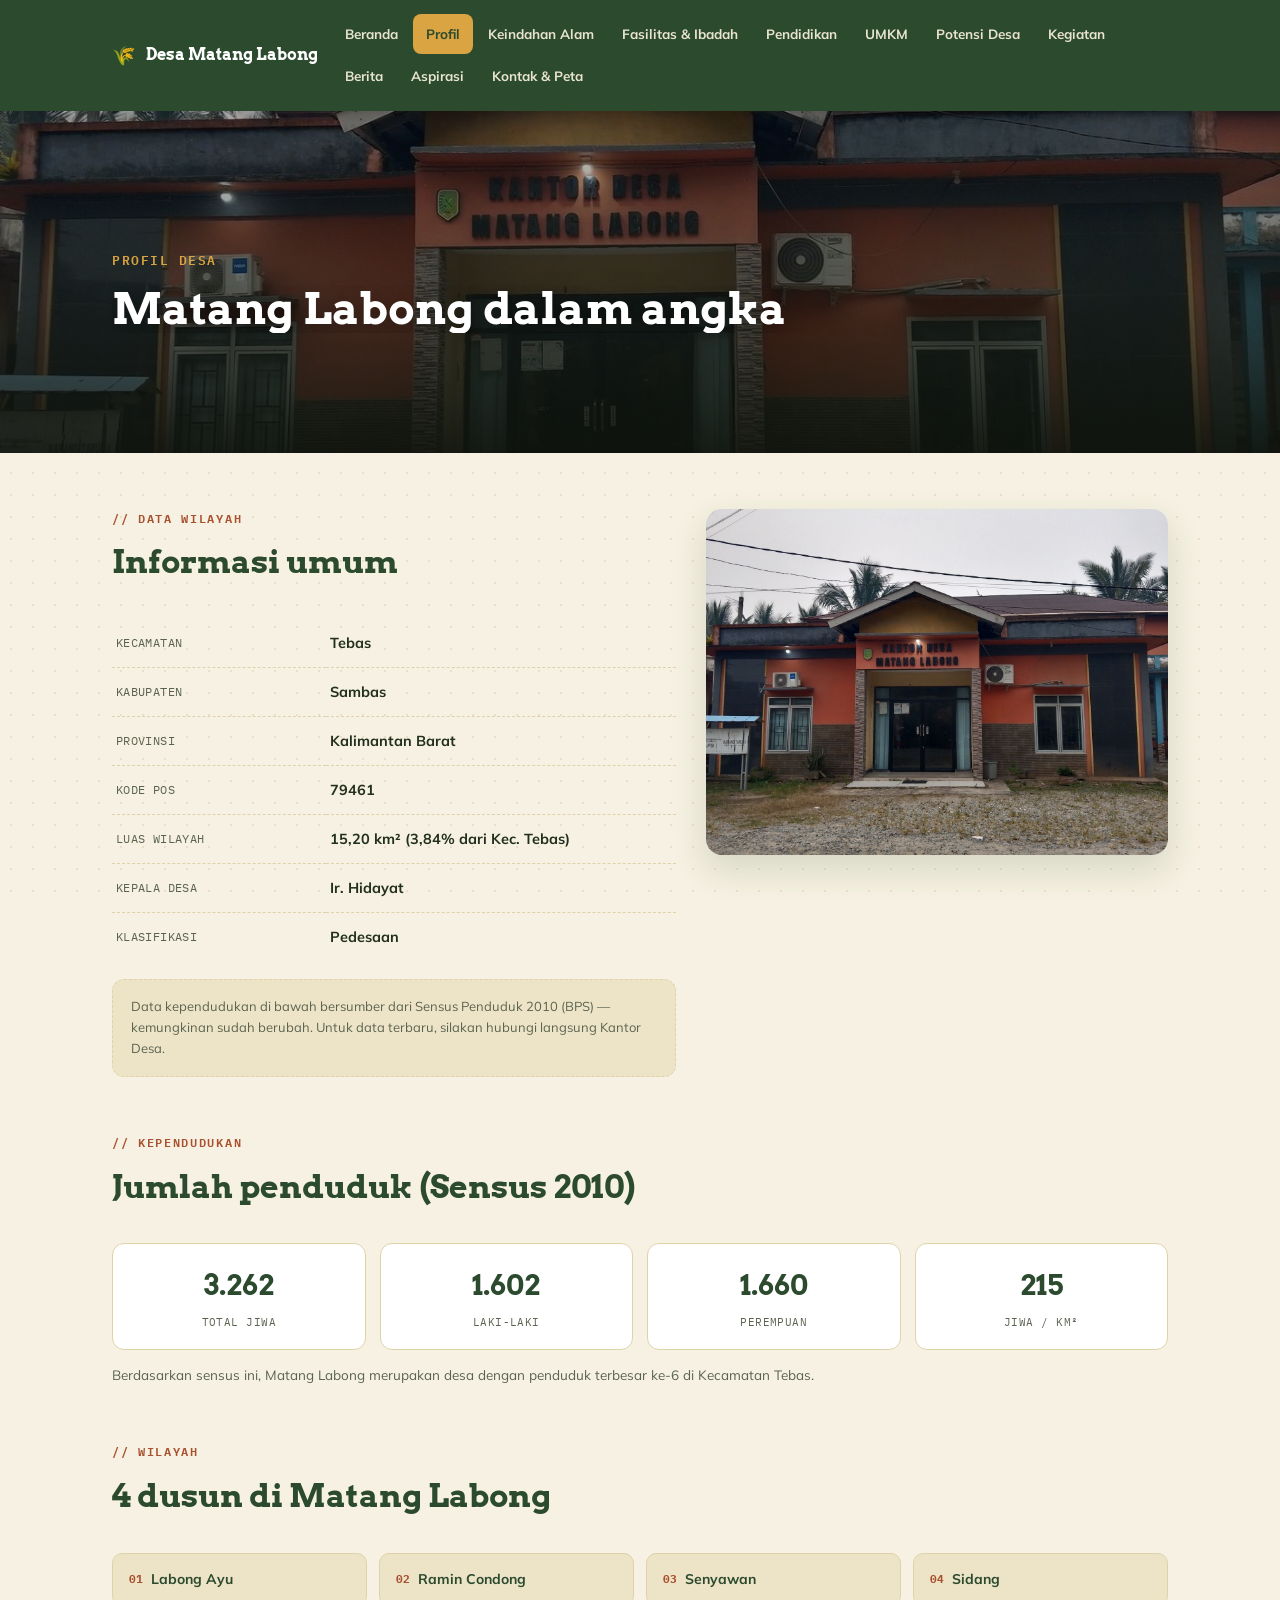
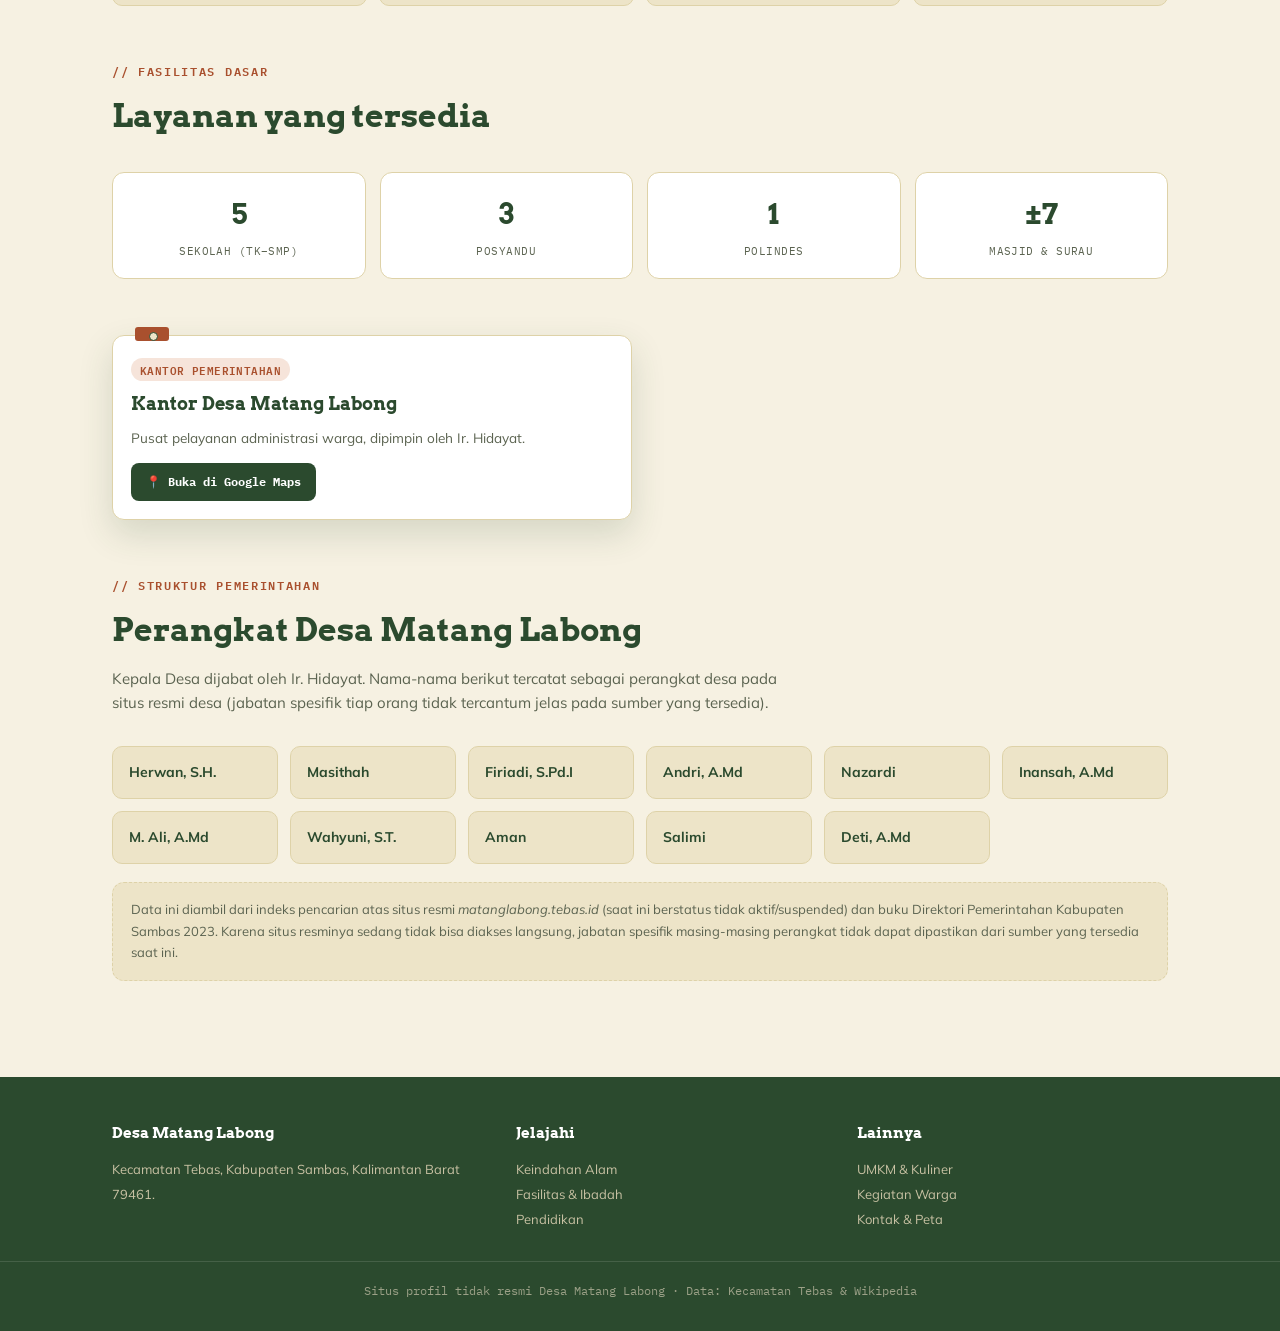
<file: profil.html>
<!DOCTYPE html>
<html lang="id">
<head>
<meta charset="UTF-8">
<meta name="viewport" content="width=device-width, initial-scale=1.0">
<title>Profil Desa — Matang Labong</title>
<meta name="description" content="Profil dan data Desa Matang Labong: luas wilayah, dusun, kependudukan, dan pemerintahan desa.">
<link rel="preconnect" href="https://fonts.googleapis.com">
<link href="https://fonts.googleapis.com/css2?family=Arvo:wght@400;700&family=Mulish:wght@400;500;600;700;800&family=IBM+Plex+Mono:wght@400;500;600&display=swap" rel="stylesheet">
<link rel="stylesheet" href="assets/style.css">
</head>
<body>
<div class="bg-texture" aria-hidden="true"></div>

<header class="navbar">
  <div class="nav-inner">
    <div class="brand"><span class="leaf">🌾</span> Desa Matang Labong</div>
    <nav class="links" id="navLinks">
      <a href="index.html">Beranda</a>
      <a href="profil.html" class="active">Profil</a>
      <a href="keindahan.html">Keindahan Alam</a>
      <a href="fasilitas.html">Fasilitas &amp; Ibadah</a>
      <a href="pendidikan.html">Pendidikan</a>
      <a href="umkm.html">UMKM</a>
      <a href="potensi.html">Potensi Desa</a>
      <a href="kegiatan.html">Kegiatan</a>
      <a href="berita.html">Berita</a>
      <a href="aspirasi.html">Aspirasi</a>
      <a href="kontak.html">Kontak &amp; Peta</a>
    </nav>
    <button class="menu-btn" id="menuBtn" aria-label="Buka menu">☰</button>
  </div>
</header>

<section class="hero small" style="background-image:url('assets/kantor-desa.jpg');">
  <div class="hero-inner">
    <div class="hero-kicker">Profil Desa</div>
    <h1>Matang Labong dalam angka</h1>
  </div>
</section>

<section>
  <div class="wrap reveal two-col">
    <div>
      <div class="section-head">
        <div class="eyebrow">// Data wilayah</div>
        <h2 class="title">Informasi umum</h2>
      </div>
      <table class="info-table">
        <tr><td>Kecamatan</td><td>Tebas</td></tr>
        <tr><td>Kabupaten</td><td>Sambas</td></tr>
        <tr><td>Provinsi</td><td>Kalimantan Barat</td></tr>
        <tr><td>Kode Pos</td><td>79461</td></tr>
        <tr><td>Luas Wilayah</td><td>15,20 km² (3,84% dari Kec. Tebas)</td></tr>
        <tr><td>Kepala Desa</td><td>Ir. Hidayat</td></tr>
        <tr><td>Klasifikasi</td><td>Pedesaan</td></tr>
      </table>
      <div class="note-box">Data kependudukan di bawah bersumber dari Sensus Penduduk 2010 (BPS) — kemungkinan sudah berubah. Untuk data terbaru, silakan hubungi langsung Kantor Desa.</div>
    </div>
    <img src="assets/kantor-desa.jpg" alt="Kantor Desa Matang Labong" style="border-radius:var(--radius); box-shadow:var(--shadow);">
  </div>
</section>

<section style="padding-top:0;">
  <div class="wrap reveal">
    <div class="section-head">
      <div class="eyebrow">// Kependudukan</div>
      <h2 class="title">Jumlah penduduk (Sensus 2010)</h2>
    </div>
    <div class="stat-grid">
      <div class="stat-box"><div class="num">3.262</div><div class="lbl">total jiwa</div></div>
      <div class="stat-box"><div class="num">1.602</div><div class="lbl">laki-laki</div></div>
      <div class="stat-box"><div class="num">1.660</div><div class="lbl">perempuan</div></div>
      <div class="stat-box"><div class="num">215</div><div class="lbl">jiwa / km²</div></div>
    </div>
    <p style="color:var(--muted); font-size:13.5px; margin-top:14px;">Berdasarkan sensus ini, Matang Labong merupakan desa dengan penduduk terbesar ke-6 di Kecamatan Tebas.</p>
  </div>
</section>

<section style="padding-top:0;">
  <div class="wrap reveal">
    <div class="section-head">
      <div class="eyebrow">// Wilayah</div>
      <h2 class="title">4 dusun di Matang Labong</h2>
    </div>
    <div class="dusun-grid">
      <div class="dusun-chip"><span class="n">01</span> Labong Ayu</div>
      <div class="dusun-chip"><span class="n">02</span> Ramin Condong</div>
      <div class="dusun-chip"><span class="n">03</span> Senyawan</div>
      <div class="dusun-chip"><span class="n">04</span> Sidang</div>
    </div>
  </div>
</section>

<section style="padding-top:0;">
  <div class="wrap reveal">
    <div class="section-head">
      <div class="eyebrow">// Fasilitas dasar</div>
      <h2 class="title">Layanan yang tersedia</h2>
    </div>
    <div class="stat-grid">
      <div class="stat-box"><div class="num">5</div><div class="lbl">sekolah (TK–SMP)</div></div>
      <div class="stat-box"><div class="num">3</div><div class="lbl">posyandu</div></div>
      <div class="stat-box"><div class="num">1</div><div class="lbl">polindes</div></div>
      <div class="stat-box"><div class="num">±7</div><div class="lbl">masjid &amp; surau</div></div>
    </div>
  </div>
</section>

<section style="padding-top:0;">
  <div class="wrap reveal">
    <div class="signpost" style="max-width:520px;">
      <span class="tag">Kantor Pemerintahan</span>
      <h3>Kantor Desa Matang Labong</h3>
      <p>Pusat pelayanan administrasi warga, dipimpin oleh Ir. Hidayat.</p>
      <a class="maps-btn" target="_blank" rel="noopener" href="https://www.google.com/maps/search/?api=1&query=Kantor%20Desa%20Matang%20Labong%2C%20Kecamatan%20Tebas%2C%20Kabupaten%20Sambas%2C%20Kalimantan%20Barat">📍 Buka di Google Maps</a>
    </div>
  </div>
</section>

<section style="padding-top:0;">
  <div class="wrap reveal">
    <div class="section-head">
      <div class="eyebrow">// Struktur Pemerintahan</div>
      <h2 class="title">Perangkat Desa Matang Labong</h2>
      <p class="section-sub">Kepala Desa dijabat oleh Ir. Hidayat. Nama-nama berikut tercatat sebagai perangkat desa pada situs resmi desa (jabatan spesifik tiap orang tidak tercantum jelas pada sumber yang tersedia).</p>
    </div>
    <div class="dusun-grid">
      <div class="dusun-chip">Herwan, S.H.</div>
      <div class="dusun-chip">Masithah</div>
      <div class="dusun-chip">Firiadi, S.Pd.I</div>
      <div class="dusun-chip">Andri, A.Md</div>
      <div class="dusun-chip">Nazardi</div>
      <div class="dusun-chip">Inansah, A.Md</div>
      <div class="dusun-chip">M. Ali, A.Md</div>
      <div class="dusun-chip">Wahyuni, S.T.</div>
      <div class="dusun-chip">Aman</div>
      <div class="dusun-chip">Salimi</div>
      <div class="dusun-chip">Deti, A.Md</div>
    </div>
    <div class="note-box">Data ini diambil dari indeks pencarian atas situs resmi <em>matanglabong.tebas.id</em> (saat ini berstatus tidak aktif/suspended) dan buku Direktori Pemerintahan Kabupaten Sambas 2023. Karena situs resminya sedang tidak bisa diakses langsung, jabatan spesifik masing-masing perangkat tidak dapat dipastikan dari sumber yang tersedia saat ini.</div>
  </div>
</section>

<footer>
  <div class="wrap footer-grid">
    <div>
      <h4>Desa Matang Labong</h4>
      <p>Kecamatan Tebas, Kabupaten Sambas, Kalimantan Barat 79461.</p>
    </div>
    <div>
      <h4>Jelajahi</h4>
      <p><a href="keindahan.html">Keindahan Alam</a><br><a href="fasilitas.html">Fasilitas &amp; Ibadah</a><br><a href="pendidikan.html">Pendidikan</a></p>
    </div>
    <div>
      <h4>Lainnya</h4>
      <p><a href="umkm.html">UMKM &amp; Kuliner</a><br><a href="kegiatan.html">Kegiatan Warga</a><br><a href="kontak.html">Kontak &amp; Peta</a></p>
    </div>
  </div>
  <div class="footer-bottom">Situs profil tidak resmi Desa Matang Labong · Data: Kecamatan Tebas &amp; Wikipedia</div>
</footer>

<script src="assets/main.js"></script>
</body>
</html>
</file>
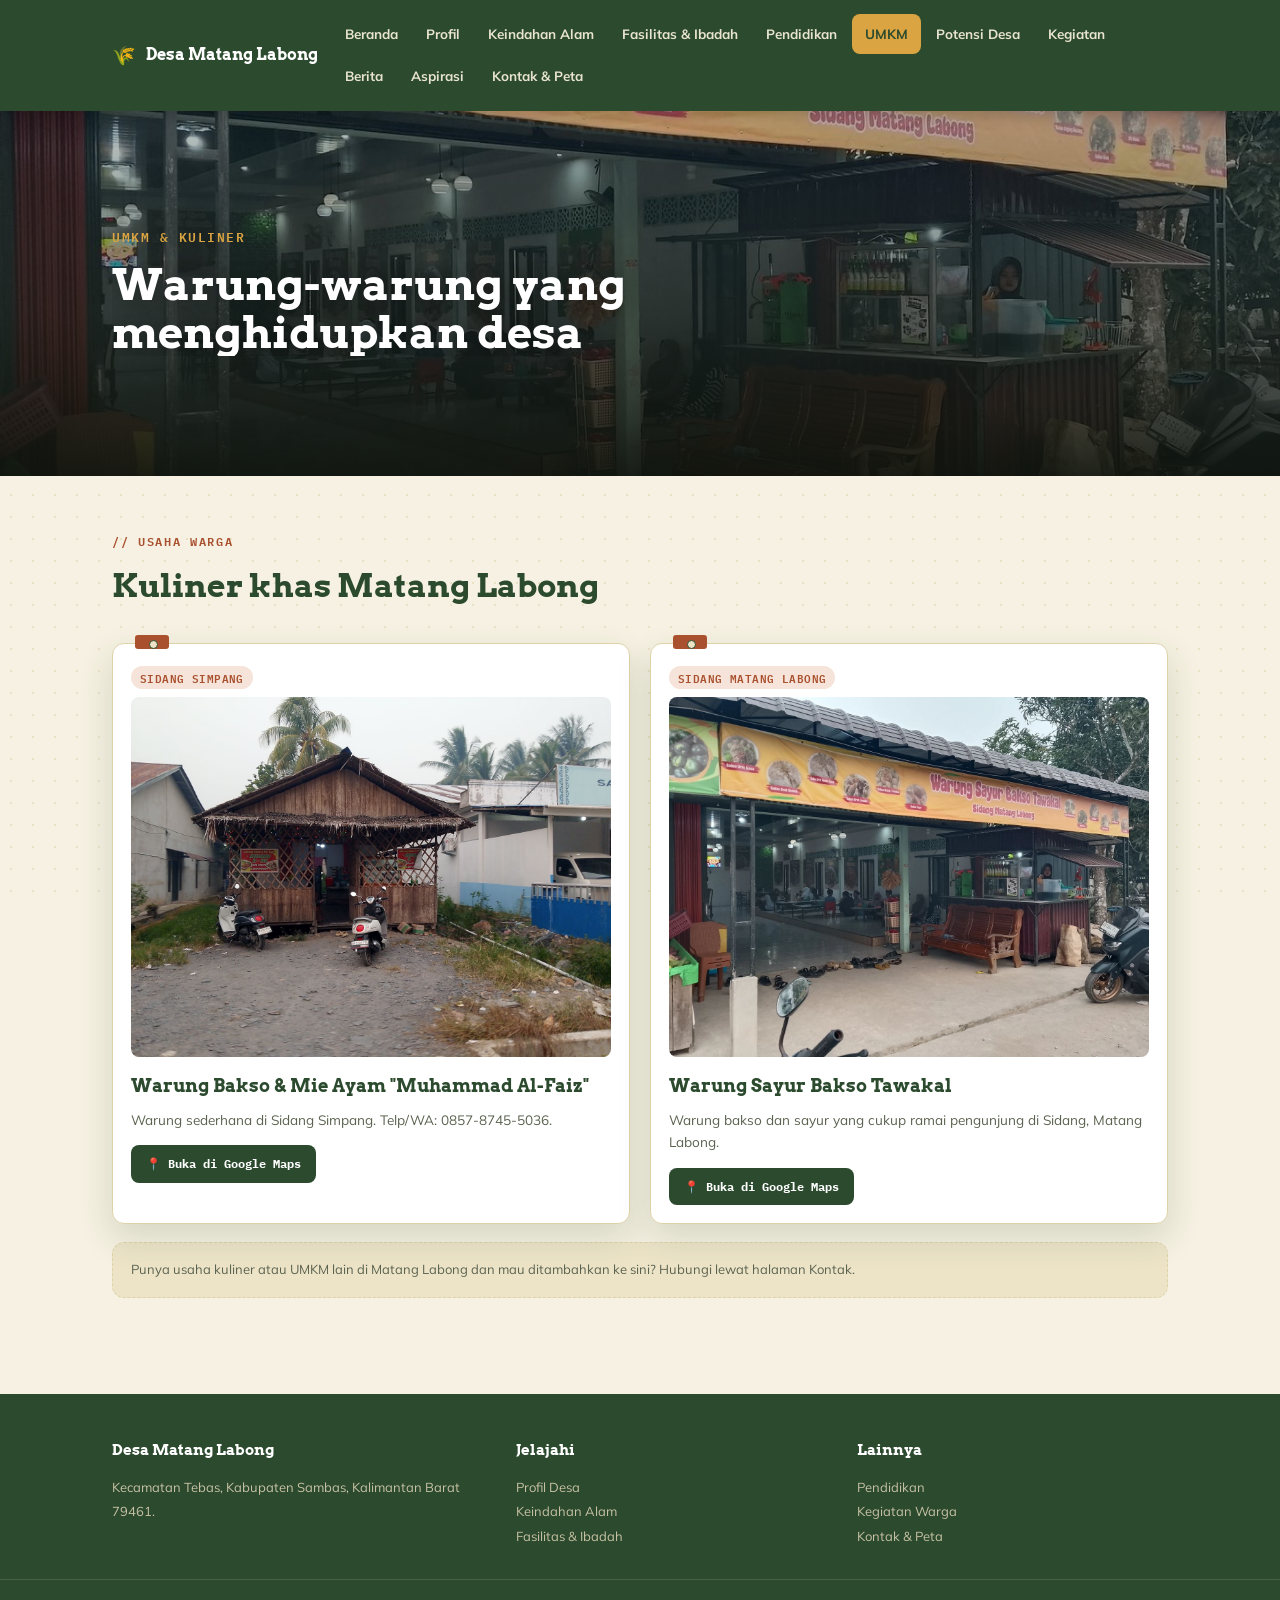
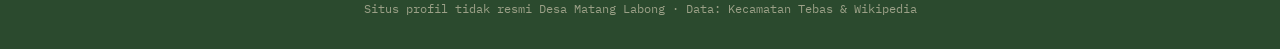
<file: umkm.html>
<!DOCTYPE html>
<html lang="id">
<head>
<meta charset="UTF-8">
<meta name="viewport" content="width=device-width, initial-scale=1.0">
<title>UMKM &amp; Kuliner — Desa Matang Labong</title>
<meta name="description" content="Warung dan usaha kuliner warga Desa Matang Labong.">
<link rel="preconnect" href="https://fonts.googleapis.com">
<link href="https://fonts.googleapis.com/css2?family=Arvo:wght@400;700&family=Mulish:wght@400;500;600;700;800&family=IBM+Plex+Mono:wght@400;500;600&display=swap" rel="stylesheet">
<link rel="stylesheet" href="assets/style.css">
</head>
<body>
<div class="bg-texture" aria-hidden="true"></div>

<header class="navbar">
  <div class="nav-inner">
    <div class="brand"><span class="leaf">🌾</span> Desa Matang Labong</div>
    <nav class="links" id="navLinks">
      <a href="index.html">Beranda</a>
      <a href="profil.html">Profil</a>
      <a href="keindahan.html">Keindahan Alam</a>
      <a href="fasilitas.html">Fasilitas &amp; Ibadah</a>
      <a href="pendidikan.html">Pendidikan</a>
      <a href="umkm.html" class="active">UMKM</a>
      <a href="potensi.html">Potensi Desa</a>
      <a href="kegiatan.html">Kegiatan</a>
      <a href="berita.html">Berita</a>
      <a href="aspirasi.html">Aspirasi</a>
      <a href="kontak.html">Kontak &amp; Peta</a>
    </nav>
    <button class="menu-btn" id="menuBtn" aria-label="Buka menu">☰</button>
  </div>
</header>

<section class="hero small" style="background-image:url('assets/warung-bakso2.jpg');">
  <div class="hero-inner">
    <div class="hero-kicker">UMKM &amp; Kuliner</div>
    <h1>Warung-warung yang menghidupkan desa</h1>
  </div>
</section>

<section>
  <div class="wrap reveal">
    <div class="section-head">
      <div class="eyebrow">// Usaha warga</div>
      <h2 class="title">Kuliner khas Matang Labong</h2>
    </div>
    <div class="card-grid">

      <div class="signpost">
        <span class="tag">Sidang Simpang</span>
        <img class="place-photo" src="assets/warung-bakso1.jpg" alt="Warung Bakso & Mie Ayam Muhammad Al-Faiz">
        <h3>Warung Bakso &amp; Mie Ayam "Muhammad Al-Faiz"</h3>
        <p>Warung sederhana di Sidang Simpang. Telp/WA: 0857-8745-5036.</p>
        <a class="maps-btn" target="_blank" rel="noopener" href="https://www.google.com/maps/search/?api=1&query=1.152944,109.123612">📍 Buka di Google Maps</a>
      </div>

      <div class="signpost">
        <span class="tag">Sidang Matang Labong</span>
        <img class="place-photo" src="assets/warung-bakso2.jpg" alt="Warung Sayur Bakso Tawakal">
        <h3>Warung Sayur Bakso Tawakal</h3>
        <p>Warung bakso dan sayur yang cukup ramai pengunjung di Sidang, Matang Labong.</p>
        <a class="maps-btn" target="_blank" rel="noopener" href="https://www.google.com/maps/search/?api=1&query=1.154653,109.123657">📍 Buka di Google Maps</a>
      </div>

    </div>
    <div class="note-box">Punya usaha kuliner atau UMKM lain di Matang Labong dan mau ditambahkan ke sini? Hubungi lewat halaman Kontak.</div>
  </div>
</section>

<footer>
  <div class="wrap footer-grid">
    <div>
      <h4>Desa Matang Labong</h4>
      <p>Kecamatan Tebas, Kabupaten Sambas, Kalimantan Barat 79461.</p>
    </div>
    <div>
      <h4>Jelajahi</h4>
      <p><a href="profil.html">Profil Desa</a><br><a href="keindahan.html">Keindahan Alam</a><br><a href="fasilitas.html">Fasilitas &amp; Ibadah</a></p>
    </div>
    <div>
      <h4>Lainnya</h4>
      <p><a href="pendidikan.html">Pendidikan</a><br><a href="kegiatan.html">Kegiatan Warga</a><br><a href="kontak.html">Kontak &amp; Peta</a></p>
    </div>
  </div>
  <div class="footer-bottom">Situs profil tidak resmi Desa Matang Labong · Data: Kecamatan Tebas &amp; Wikipedia</div>
</footer>

<script src="assets/main.js"></script>
</body>
</html>
</file>
<file: assets/style.css>
/* ===========================================================
   Desa Matang Labong — shared stylesheet
   Signature: "papan penunjuk" (signpost board) cards, echoing
   the hand-painted signboards seen throughout the village.
   =========================================================== */

:root{
  --paper:#F6F1E2;
  --paper-2:#EDE4C8;
  --surface:#FFFFFF;
  --ink:#23301D;
  --muted:#5B6350;
  --green-deep:#2B4A2E;
  --green-mid:#4B7A45;
  --rust:#A9502E;
  --gold:#D9A441;
  --river:#7C6A4E;
  --line:#DED2A8;
  --shadow:0 14px 34px rgba(43,74,46,0.16);
  --radius:16px;
  --display:'Arvo', serif;
  --body:'Mulish', sans-serif;
  --mono:'IBM Plex Mono', monospace;
}

*{box-sizing:border-box; margin:0; padding:0;}
html{scroll-behavior:smooth;}
body{
  background:var(--paper);
  color:var(--ink);
  font-family:var(--body);
  line-height:1.65;
  overflow-x:hidden;
}
@media (prefers-reduced-motion: reduce){
  *{animation-duration:0.001ms !important; animation-iteration-count:1 !important; transition-duration:0.001ms !important; scroll-behavior:auto !important;}
}
a{color:inherit; text-decoration:none;}
img{max-width:100%; display:block;}
.wrap{max-width:1100px; margin:0 auto; padding:0 22px;}
button{font-family:inherit; cursor:pointer;}
ul{list-style:none;}

/* subtle woven-paper texture */
.bg-texture{
  position:fixed; inset:0; z-index:-1; opacity:0.5;
  background-image:radial-gradient(var(--line) 1px, transparent 1px);
  background-size:22px 22px;
}

/* ===== NAVBAR (wooden plank strip) ===== */
header.navbar{
  position:sticky; top:0; z-index:100;
  background:var(--green-deep);
  box-shadow:0 4px 14px rgba(0,0,0,0.18);
}
.nav-inner{
  max-width:1100px; margin:0 auto; padding:14px 22px;
  display:flex; align-items:center; justify-content:space-between; gap:14px;
}
.brand{
  display:flex; align-items:center; gap:10px;
  font-family:var(--display); font-weight:700; font-size:16px; color:#fff;
  white-space:nowrap;
}
.brand .leaf{ font-size:19px; }
nav.links{ display:flex; flex-wrap:wrap; gap:2px; }
nav.links a{
  padding:9px 13px; border-radius:8px; color:#E9E4CF;
  font-size:13.5px; font-weight:700; transition:all .2s ease;
}
nav.links a:hover, nav.links a:focus-visible{ background:rgba(255,255,255,0.12); color:#fff; }
nav.links a.active{ background:var(--gold); color:var(--green-deep); }
.menu-btn{ display:none; background:none; border:none; color:#fff; font-size:22px; }

@media (max-width:820px){
  nav.links{
    position:fixed; top:60px; left:0; right:0; z-index:99;
    background:var(--green-deep); flex-direction:column; padding:8px 14px 16px;
    transform:translateY(-130%); transition:transform .3s ease;
  }
  nav.links.open{ transform:translateY(0); }
  nav.links a{ padding:12px 14px; }
  .menu-btn{ display:block; }
}

/* ===== HERO ===== */
.hero{
  position:relative; min-height:88vh;
  display:flex; align-items:flex-end;
  background-size:cover; background-position:center;
  overflow:hidden;
}
.hero-bg{
  position:absolute; inset:-6%; background-size:cover; background-position:center;
  will-change:transform; transform:scale(1.08);
}
.hero::after{
  content:''; position:absolute; inset:0; z-index:0;
  background:linear-gradient(180deg, rgba(19,26,17,0.25) 0%, rgba(19,26,17,0.55) 55%, rgba(15,20,13,0.92) 100%);
}
.hero-inner{ position:relative; z-index:1; padding:60px 22px 64px; max-width:1100px; margin:0 auto; width:100%; }
.hero-kicker{
  font-family:var(--mono); font-size:12.5px; letter-spacing:0.12em; text-transform:uppercase;
  color:var(--gold); font-weight:600; margin-bottom:14px;
  opacity:0; transform:translateY(14px);
  animation:heroUp .8s cubic-bezier(.16,1,.3,1) .15s forwards;
}
.hero h1{
  font-family:var(--display); font-weight:700; color:#fff;
  font-size:clamp(34px,6.4vw,64px); line-height:1.08; max-width:820px;
  text-shadow:0 4px 24px rgba(0,0,0,0.35);
  overflow:hidden;
}
.hero h1 .line{
  display:block; overflow:hidden;
}
.hero h1 .line span{
  display:block; opacity:0; transform:translateY(110%);
  animation:heroUp .9s cubic-bezier(.16,1,.3,1) forwards;
}
.hero h1 .line:nth-child(1) span{ animation-delay:.28s; }
.hero h1 .line:nth-child(2) span{ animation-delay:.4s; }
.hero p.lead{
  color:#EFE9D4; font-size:16.5px; max-width:580px; margin-top:18px;
  opacity:0; transform:translateY(14px);
  animation:heroUp .8s cubic-bezier(.16,1,.3,1) .62s forwards;
}
@keyframes heroUp{ to{ opacity:1; transform:translateY(0); } }
.scroll-cue{
  position:absolute; left:50%; bottom:26px; transform:translateX(-50%); z-index:1;
  display:flex; flex-direction:column; align-items:center; gap:6px;
  opacity:0; animation:heroUp .8s ease .9s forwards;
}
.scroll-cue .dot{
  width:22px; height:36px; border:1.5px solid rgba(255,255,255,0.55); border-radius:20px;
  position:relative;
}
.scroll-cue .dot::before{
  content:''; position:absolute; top:6px; left:50%; width:3px; height:7px; margin-left:-1.5px;
  background:#fff; border-radius:3px;
  animation:scrollDot 1.8s ease infinite;
}
@keyframes scrollDot{ 0%{ opacity:1; transform:translateY(0); } 70%{ opacity:0; transform:translateY(10px); } 100%{ opacity:0; } }
.hero.small{ min-height:38vh; }
.hero.small h1{ font-size:clamp(28px,4.6vw,44px); }
@media (prefers-reduced-motion: reduce){
  .hero-bg{ transform:none !important; }
  .hero-kicker, .hero h1 .line span, .hero p.lead, .scroll-cue{ animation:none !important; opacity:1 !important; transform:none !important; }
  .scroll-cue .dot::before{ animation:none !important; }
}

/* ===== SECTIONS ===== */
section{ padding:56px 0; position:relative; }
.section-head{ margin-bottom:30px; max-width:680px; }
.eyebrow{
  font-family:var(--mono); font-size:12px; letter-spacing:0.14em; text-transform:uppercase;
  color:var(--rust); margin-bottom:8px; font-weight:600;
}
h2.title{
  font-family:var(--display); font-weight:700;
  font-size:clamp(24px,3.4vw,32px); color:var(--green-deep);
}
.section-sub{ color:var(--muted); margin-top:10px; font-size:15px; }

.reveal{ opacity:0; transform:translateY(20px); transition:opacity .6s ease, transform .6s ease; }
.reveal.is-visible{ opacity:1; transform:translateY(0); }

/* ===== SIGNPOST CARD (signature element) ===== */
.signpost{
  background:var(--surface);
  border:1px solid var(--line);
  border-radius:12px;
  padding:20px 18px 18px;
  position:relative;
  box-shadow:var(--shadow);
  transition:transform .3s ease, box-shadow .3s ease;
}
.signpost::before{
  content:''; position:absolute; top:-9px; left:22px;
  width:34px; height:14px; border-radius:3px;
  background:var(--rust);
}
.signpost::after{
  content:''; position:absolute; top:-4px; left:36px;
  width:7px; height:7px; border-radius:50%;
  background:var(--paper-2); border:1.5px solid var(--green-deep);
}
.signpost:hover{ transform:translateY(-5px); box-shadow:0 22px 40px rgba(43,74,46,0.24); }
.signpost .place-photo{
  width:100%; aspect-ratio:4/3; object-fit:cover; border-radius:8px; margin-bottom:14px;
}
.signpost h3{ font-family:var(--display); font-size:18px; color:var(--green-deep); font-weight:700; }
.signpost .tag{
  display:inline-block; font-family:var(--mono); font-size:10.5px; font-weight:600;
  color:var(--rust); background:#F6E4DA; padding:3px 9px; border-radius:20px; margin-bottom:8px;
  text-transform:uppercase; letter-spacing:0.04em;
}
.signpost p{ color:var(--muted); font-size:13.6px; margin-top:8px; }
.maps-btn{
  display:inline-flex; align-items:center; gap:6px; margin-top:14px;
  font-family:var(--mono); font-size:12px; font-weight:700;
  background:var(--green-deep); color:#fff; padding:9px 15px; border-radius:8px;
  transition:all .2s ease;
}
.maps-btn:hover{ background:var(--rust); transform:translateY(-2px); box-shadow:0 10px 20px rgba(169,80,46,0.35); }

.card-grid{
  display:grid; grid-template-columns:repeat(auto-fit,minmax(250px,1fr)); gap:20px;
}

/* ===== Quick-nav cards (Beranda) ===== */
.quick-grid{
  display:grid; grid-template-columns:repeat(auto-fit,minmax(220px,1fr)); gap:18px;
}
.quick-card{
  background:var(--surface); border:1px solid var(--line); border-radius:var(--radius);
  padding:24px 20px; text-align:left; box-shadow:var(--shadow);
  transition:transform .3s ease, box-shadow .3s ease, border-color .3s ease;
  display:block;
}
.quick-card:hover{ transform:translateY(-6px); box-shadow:0 22px 44px rgba(43,74,46,0.22); border-color:var(--gold); }
.quick-card .ic{ font-size:26px; margin-bottom:10px; display:block; }
.quick-card h3{ font-family:var(--display); font-size:16.5px; color:var(--green-deep); }
.quick-card p{ color:var(--muted); font-size:13px; margin-top:6px; }

/* ===== Stats (Profil page) ===== */
.stat-grid{
  display:grid; grid-template-columns:repeat(auto-fit,minmax(150px,1fr)); gap:14px;
}
.stat-box{
  background:var(--surface); border:1px solid var(--line); border-radius:12px;
  padding:18px; text-align:center;
}
.stat-box .num{ font-family:var(--display); font-size:28px; color:var(--green-deep); font-weight:700; }
.stat-box .lbl{ font-family:var(--mono); font-size:11px; color:var(--muted); text-transform:uppercase; letter-spacing:0.04em; margin-top:4px; }

.info-table{ width:100%; border-collapse:collapse; }
.info-table tr{ border-top:1px dashed var(--line); }
.info-table tr:first-child{ border-top:none; }
.info-table td{ padding:12px 4px; font-size:14.5px; }
.info-table td:first-child{ font-family:var(--mono); font-size:12px; color:var(--muted); text-transform:uppercase; letter-spacing:0.03em; width:38%; }
.info-table td:last-child{ font-weight:700; color:var(--ink); }

.dusun-grid{ display:grid; grid-template-columns:repeat(auto-fit,minmax(160px,1fr)); gap:12px; }
.dusun-chip{
  background:var(--paper-2); border:1px solid var(--line); border-radius:10px;
  padding:14px 16px; font-weight:700; font-size:14px; color:var(--green-deep);
  display:flex; align-items:center; gap:8px;
}
.dusun-chip .n{ font-family:var(--mono); font-size:11px; color:var(--rust); }

.note-box{
  border:1.5px dashed var(--line); border-radius:12px; padding:16px 18px;
  color:var(--muted); font-size:13px; margin-top:18px; background:var(--paper-2);
}

/* ===== Gallery / lightbox ===== */
.gallery{ columns:2 240px; column-gap:16px; }
@media (min-width:640px){ .gallery{ columns:3 240px; } }
.gallery figure{
  border-radius:10px; overflow:hidden; position:relative; cursor:pointer;
  border:1px solid var(--line); background:var(--surface);
  break-inside:avoid; margin-bottom:16px; display:inline-block; width:100%;
  transition:transform .3s ease, box-shadow .3s ease;
}
.gallery figure:hover{ transform:translateY(-5px); box-shadow:var(--shadow); }
.gallery img{ width:100%; height:auto; display:block; transition:transform .4s ease; }
.gallery figure:hover img{ transform:scale(1.06); }
.gallery figcaption{
  position:absolute; left:0; right:0; bottom:0; padding:10px 12px;
  background:linear-gradient(transparent, rgba(35,48,29,0.85));
  color:#fff; font-size:12.5px; font-weight:700;
}
.lightbox{
  position:fixed; inset:0; background:rgba(20,26,16,0.92); display:none;
  align-items:center; justify-content:center; z-index:200; padding:24px;
}
.lightbox.open{ display:flex; }
.lightbox img{ max-width:min(90vw,780px); max-height:82vh; border-radius:10px; }
.lightbox .close{
  position:absolute; top:20px; right:24px; color:#fff; font-size:30px; background:none; border:none;
}

/* ===== Footer ===== */
footer{
  background:var(--green-deep); color:#D9D2B4; margin-top:40px;
  padding:44px 0 30px;
}
.footer-grid{
  display:grid; grid-template-columns:1.2fr 1fr 1fr; gap:30px;
}
footer h4{ font-family:var(--display); color:#fff; font-size:15px; margin-bottom:12px; }
footer p, footer a{ font-size:13px; color:#C9C2A4; line-height:1.9; }
footer a:hover{ color:var(--gold); }
.footer-bottom{
  margin-top:30px; padding-top:20px; border-top:1px solid rgba(255,255,255,0.12);
  font-family:var(--mono); font-size:11.5px; color:#9BA087; text-align:center;
}
@media (max-width:700px){ .footer-grid{ grid-template-columns:1fr; } }

/* utility */
.two-col{ display:grid; grid-template-columns:1.1fr 0.9fr; gap:30px; align-items:start; }
@media (max-width:820px){ .two-col{ grid-template-columns:1fr; } }
.btn-outline{
  display:inline-flex; align-items:center; gap:8px; margin-top:6px;
  border:1.5px solid var(--green-deep); color:var(--green-deep); font-weight:700; font-size:13px;
  padding:11px 18px; border-radius:9px; transition:all .2s ease;
}
.btn-outline:hover{ background:var(--green-deep); color:#fff; }
</file>
